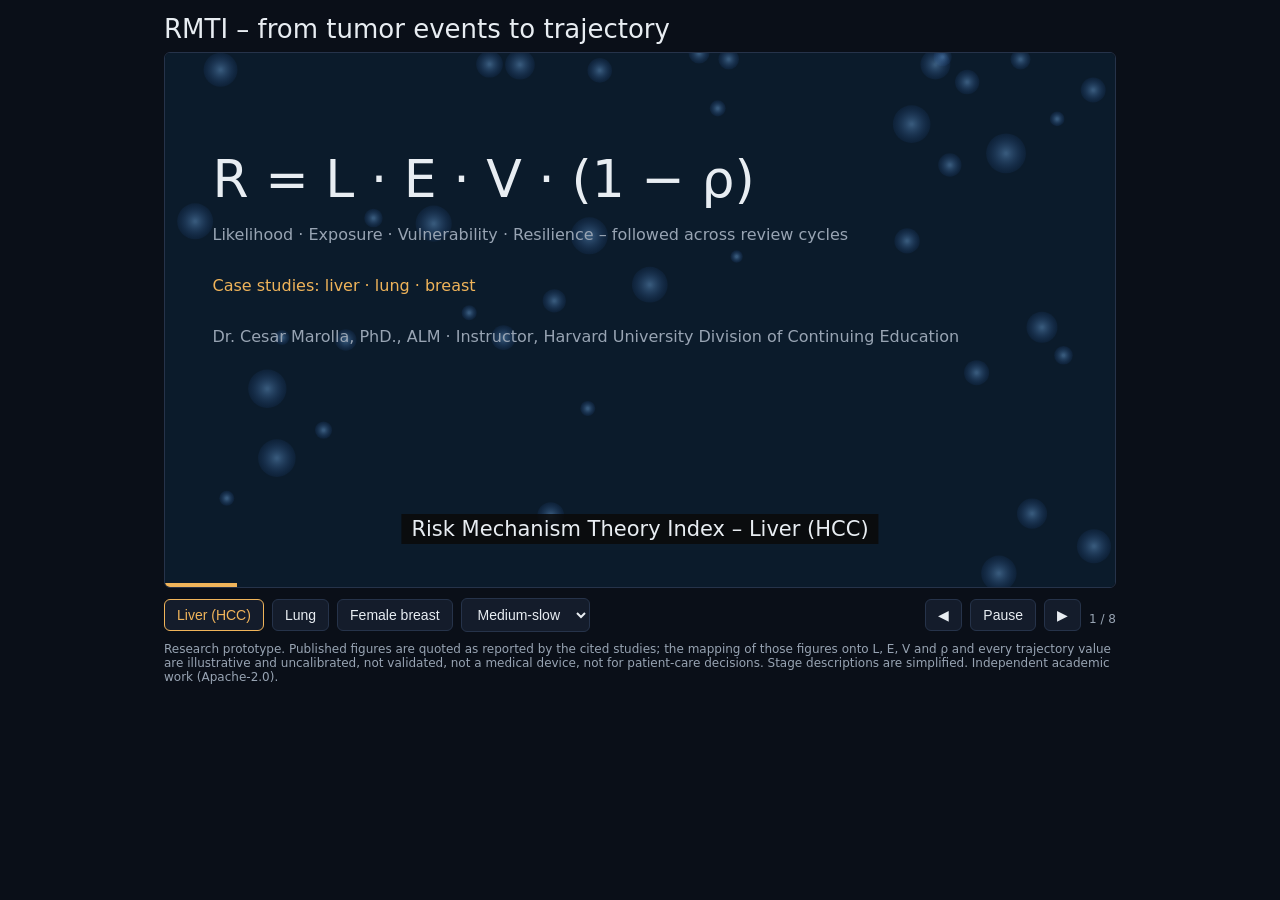
<file: index.html>
<!DOCTYPE html>
<html lang="en"><head><meta charset="utf-8">
<meta name="viewport" content="width=device-width, initial-scale=1">
<title>RMTI – tumor events to trajectory: liver, lung, breast</title>
<style>
:root{color-scheme:dark;--bg:#0a0f18;--ink:#e8edf2;--mut:#98a4b3;--amb:#f0b45a;--red:#e0583f;--blu:#5aa9e6;--line:#26334a}
*{box-sizing:border-box}
body{margin:0;background:var(--bg);color:var(--ink);font-family:system-ui,-apple-system,'Segoe UI',Roboto,Arial,sans-serif;padding:env(safe-area-inset-top,0) 0 env(safe-area-inset-bottom,0)}
.w{max-width:980px;margin:0 auto;padding:14px}
h1{font:300 clamp(18px,3.6vw,26px) system-ui;margin:0 0 8px}
#st{position:relative;aspect-ratio:16/9;min-height:300px;background:#05080e;border-radius:6px;overflow:hidden;border:1px solid var(--line)}
canvas{position:absolute;inset:0;width:100%;height:100%}
#ov{position:absolute;inset:0;padding:3.5% 5% 17%;display:flex;flex-direction:column;justify-content:center}
#cap{position:absolute;left:50%;bottom:8%;transform:translateX(-50%);background:rgba(10,10,10,.85);padding:3px 10px;font-size:clamp(12px,2.2vw,21px);text-align:center;width:max-content;max-width:92%}
#bar{position:absolute;left:0;bottom:0;height:4px;background:var(--amb);width:0}
.ctl{display:flex;flex-wrap:wrap;gap:8px;align-items:center;margin:10px 0}
button,select{background:#141c2b;color:var(--ink);border:1px solid var(--line);border-radius:6px;padding:7px 12px;font-size:14px;cursor:pointer}
button.on{border-color:var(--amb);color:var(--amb)}
.big{font-size:clamp(24px,5.5vw,52px);font-weight:300}
.row{display:flex;align-items:center;gap:10px;margin:5px 0;font-size:clamp(11px,1.9vw,16px)}
.row b{width:34%;flex:none;font-weight:500}.row .tr{width:26%;flex:none}
.tr{height:12px;background:#141c2b;border-radius:6px;overflow:hidden}.tr i{display:block;height:100%;width:0}
.ev{display:flex;gap:6px;flex-wrap:wrap}.ev span{padding:5px 10px;border:1px solid var(--line);border-radius:14px;font-size:clamp(11px,1.8vw,15px);color:var(--mut);transition:.4s}
.ev span.on{color:#fff;border-color:var(--red);background:rgba(224,88,63,.22)}
.card{background:rgba(20,28,43,.92);border:1px solid var(--line);border-radius:10px;padding:14px 16px;font-size:clamp(12px,2vw,17px);line-height:1.5}
.card h3{margin:0 0 4px;color:var(--amb);font-size:clamp(14px,2.3vw,20px);font-weight:500}.card li{margin:4px 0;opacity:0;transition:.6s}.card li.on{opacity:1}.card ul{margin:8px 0 0;padding-left:18px}
.cards{display:grid;grid-template-columns:repeat(auto-fit,minmax(150px,1fr));gap:8px}.cards div{background:rgba(20,28,43,.92);border:1px solid var(--line);border-radius:8px;padding:10px;font-size:clamp(11px,1.7vw,14px);opacity:0;transition:.6s}
.cards div.on{opacity:1}.cards h3{margin:0 0 4px;color:var(--amb);font-size:clamp(13px,2vw,17px)}
.note{color:var(--mut);font-size:12px;margin-top:8px}svg text{fill:var(--mut);font-size:11px}
</style></head><body><div class="w">
<h1>RMTI – from tumor events to trajectory</h1>
<div id="st"><canvas id="cv"></canvas><div id="ov"></div><div id="cap"></div><div id="bar"></div></div>
<div class="ctl"><button data-o="liver" class="on">Liver (HCC)</button><button data-o="lung">Lung</button><button data-o="breast">Female breast</button>
<select id="sp" aria-label="Pace"><option value="1.4">Slow</option><option value="1" selected>Medium-slow</option><option value=".7">Medium</option></select>
<span style="flex:1"></span><button id="pv">◀</button><button id="pp">Pause</button><button id="nx">▶</button><span id="sc" class="note"></span></div>
<p class="note">Research prototype. Published figures are quoted as reported by the cited studies; the mapping of those figures onto L, E, V and ρ and every trajectory value are illustrative and uncalibrated, not validated, not a medical device, not for patient-care decisions. Stage descriptions are simplified. Independent academic work (Apache-2.0).</p>
</div>
<script>
const O={
liver:{n:'Liver (HCC)',met:['Lung','Bone'],L:.30,E:.65,V:[.52,.42,.36,.30],r:[.20,.35,.50,.58],
st:['Stage 1 – single small tumor, no vessel invasion or spread; surgery, ablation or transplant possible','Stage 2 – single tumor involving blood vessels, or several small tumors confined to the liver','Stage 3 – larger or multiple tumors, or major portal/hepatic vein invasion; regional lymph nodes may be involved','Stage 4 – distant spread (lungs, bones, distant nodes); systemic therapy, immunotherapy or palliative care'],
cs:{a:'Lau-Min KS et al. JAMA Netw Open 2025;8(12):e2551665',n:'4198 patients on systemic therapy for HCC (Flatiron database, 2011–2023)',f:['Median overall survival 8.1 months; median progression-free survival 3.9 months','Only 20.7% received second-line systemic therapy','Liver function matters: ALBI grade 3 vs 1, OS HR 2.65; atezolizumab-bevacizumab vs sorafenib, PFS HR 0.84']},
an:[['V','Liver function (ALBI grade 3 vs 1): OS HR 2.65'],['E','Concomitant liver disease documented in 75.6%'],['ρ','Second-line therapy delivered to 20.7%']]},
lung:{n:'Lung',met:['Brain','Bone'],L:.35,E:.70,V:[.50,.46,.40,.36],r:[.20,.30,.42,.50],
st:['Stage 1 – small tumor confined to the lung, no lymph-node spread','Stage 2 – larger tumor and/or nearby lymph-node involvement','Stage 3 – spread to central chest lymph nodes or adjacent structures','Stage 4 – distant metastasis (for example brain, bone, liver, other lung)'],
cs:{a:'Sabakhtarishvili G et al. JTO Clin Res Rep 2025;6:100899',n:'3647 low-dose CT screening participants, 13% Black (one US center, 2021–2023)',f:['Lung cancer found in 3.4% of Black and 3.7% of White participants within 2 years','Stage 4 at diagnosis, screened vs usual care: 13% vs 44% (Black), 13% vs 35% (White)','Lung-RADS 4 results: 5.2% vs 4.1% (p = 0.32)']},
an:[['E','Smoking: mean 37.7 (Black) vs 41.8 (White) pack-years'],['L','Cancer found in 3.4–3.7% within 2 years of first scan'],['ρ','Screening delivered: stage 4 at diagnosis 13% vs 35–44% usual care']]},
breast:{n:'Female breast',met:['Bone','Liver'],L:.25,E:.60,V:[.48,.44,.38,.34],r:[.25,.35,.45,.55],
st:['Stage 1 – small invasive tumor, lymph nodes clear or minimally involved','Stage 2 – larger tumor and/or axillary lymph-node involvement','Stage 3 – extensive nodal disease or chest-wall/skin involvement','Stage 4 – distant metastasis (for example bone, liver, lung, brain)'],
cs:{a:'O’Shaughnessy J et al. Breast Cancer Res Treat 2026;219:19',n:'5041 women with HR+/HER2− metastatic breast cancer after endocrine therapy (Flatiron, 2015–2024)',f:['Median real-world OS 13.5 months from first post-endocrine chemotherapy; 10.7, 8.5, 7.5, 7.4 months at lines 2–5','30% died before receiving a second-line regimen','Died vs alive: ECOG 2+ 24% vs 12%; liver metastases 59% vs 50%']},
an:[['L','84% had prior CDK4/6 inhibitor; time to next treatment or death 5.1 → 3.3 months by line 5'],['V','ECOG 2+ 24% vs 12%; 3+ metastatic sites 45% vs 38% (died vs alive)'],['ρ','30% died before second line; rwOS 13.5 → 7.4 months by line 5']]}};
const B=[0,.05,.15,.35,.60,1],band=R=>B.findIndex((b,i)=>R<B[i+1])+1,Rt=(o,i)=>o.L*o.E*o.V[i]*(1-o.r[i]),f3=x=>x.toFixed(3);
let k='liver',o=O[k],s=0,t0=performance.now(),pause=false,P=0,spd=1;
const ov=document.getElementById('ov'),cap=document.getElementById('cap'),bar=document.getElementById('bar'),cv=document.getElementById('cv'),x=cv.getContext('2d');
const $=id=>document.getElementById(id);
const S=[
{d:16,c:()=>'Risk Mechanism Theory Index – '+o.n,h:()=>`<div class="big">R = L · E · V · (1 − ρ)</div><p style="color:var(--mut)">Likelihood · Exposure · Vulnerability · Resilience – followed across review cycles</p><p style="color:var(--amb)">Case studies: liver · lung · breast</p><p style="color:var(--mut);font-size:clamp(12px,1.9vw,16px)">Dr. Cesar Marolla, PhD., ALM · Instructor, Harvard University Division of Continuing Education</p>`},
{d:16,c:()=>'Published case study – '+o.cs.a,h:()=>`<div class="card"><h3>${o.cs.a}</h3>${o.cs.n}<ul>${o.cs.f.map((t,i)=>`<li id="f${i}">${t}</li>`).join('')}</ul></div>`,u:p=>o.cs.f.forEach((t,i)=>$('f'+i).classList.toggle('on',p>.12+i*.25))},
{d:28,tum:1,c:p=>o.st[Math.min(3,p*4|0)],h:()=>`<div class="ev" style="margin-bottom:auto">${[1,2,3,4].map((n,i)=>`<span id="e${i}">Stage ${n}</span>`).join('')}</div>`,u:p=>[0,1,2,3].forEach(i=>$('e'+i).classList.toggle('on',i===Math.min(3,p*4|0)))},
{d:14,c:()=>'Data assessing – published anchors feed L, E, V, ρ',h:()=>`<div style="color:var(--amb);font-size:12px;margin-bottom:6px">Illustrative mapping – not calibrated</div>`+[['L  likelihood',o.L,'--blu'],['E  exposure',o.E,'--blu'],['V  vulnerability',o.V[0],'--red'],['ρ  resilience',o.r[0],'--amb']].map((r,i)=>`<div class="row"><b>${r[0]}</b><div class="tr"><i id="g${i}" style="background:var(${r[2]})"></i></div><span>${r[1].toFixed(2)}</span></div>`).join('')+`<div class="card" style="margin-top:8px">${o.an.map(a=>`<div><b style="color:var(--amb)">${a[0]}</b> ← ${a[1]}</div>`).join('')}</div>`,u:p=>[o.L,o.E,o.V[0],o.r[0]].forEach((v,i)=>$('g'+i).style.width=Math.min(1,p*1.8)*v*100+'%')},
{d:14,c:()=>'RMTI formula analytics',h:()=>`<div class="big" style="font-size:clamp(18px,4vw,36px)">${o.L.toFixed(2)} × ${o.E.toFixed(2)} × ${o.V[0].toFixed(2)} × (1 − ${o.r[0].toFixed(2)})</div><div class="big" id="rv" style="color:var(--amb)"></div><svg viewBox="0 0 600 50" width="100%"><rect x="0" y="14" width="600" height="14" fill="#141c2b"/>${B.slice(1,-1).map(b=>`<line x1="${b*600}" x2="${b*600}" y1="8" y2="34" stroke="#98a4b3"/><text x="${b*600-10}" y="46">${b}</text>`).join('')}<circle id="mk" cx="0" cy="21" r="8" fill="#e0583f"/></svg><div class="note" id="bd"></div>`,u:p=>{const R=Rt(o,0)*Math.min(1,p*1.6);$('rv').textContent='R = '+f3(R);$('mk').setAttribute('cx',R*600);$('bd').textContent='Fixed five-band scale (0 · 0.05 · 0.15 · 0.35 · 0.60 · 1.0): band '+band(R)+'  ·  EAL = L · C · (1 − ρ) adds the loss layer'}},
{d:18,c:()=>'Trajectory – V(t) and ρ(t) across review cycles',h:()=>`<svg viewBox="0 0 600 230" width="100%"><line x1="40" y1="200" x2="580" y2="200" stroke="#26334a"/><polyline id="pl" fill="none" stroke="#f0b45a" stroke-width="3"/><g id="pt"></g>${[0,1,2,3].map(i=>`<text x="${68+i*150}" y="218">cycle ${i}</text>`).join('')}<text x="40" y="14">R(t)</text></svg><div class="note" id="tn"></div>`,u:p=>{const n=Math.min(4,Math.floor(p*5)+1),X=i=>90+i*150,Y=i=>200-Rt(o,i)/0.12*180;let a='',g='';for(let i=0;i<n;i++){a+=X(i)+','+Y(i)+' ';g+=`<circle cx="${X(i)}" cy="${Y(i)}" r="6" fill="#e0583f"/><text x="${X(i)-20}" y="${Y(i)-12}">${f3(Rt(o,i))}</text>`}$('pl').setAttribute('points',a);$('pt').innerHTML=g;$('tn').textContent='Synthetic example: V '+o.V[0]+' → '+o.V[3]+', ρ '+o.r[0]+' → '+o.r[3]+'; R moves from band '+band(Rt(o,0))+' to band '+band(Rt(o,3))+'.'}},
{d:16,c:()=>'What RMTI quantifies, assesses and helps manage',h:()=>`<div class="cards"><div><h3>Quantify</h3>One score R and an Expected Annual Loss index from L, E, V, ρ.</div><div><h3>Assess</h3>Fixed bands and a surveillance-posture reading for a clinical team to discuss.</div><div><h3>Track</h3>V(t) and ρ(t) each cycle: is risk drifting, or is delivery closing the gap?</div><div><h3>Manage</h3>Shows which driver (vulnerability or delivery) to work on; treatment decisions stay with clinicians.</div></div>`,u:p=>document.querySelectorAll('.cards div').forEach((d,i)=>d.classList.toggle('on',p>.08+i*.2))},
{d:12,c:()=>'Research prototype – not validated',h:()=>`<div style="font-size:clamp(13px,2.2vw,20px);line-height:1.6">Parameters (α, β, κ·H, λ, anchors) are uncalibrated placeholders.<br>Published figures belong to the cited studies; RMTI mappings are illustrative.<br>Open question: does trajectory add information beyond a well-measured current level?</div>`}];
const rn=i=>{const v=Math.sin(i*127.1)*43758.5;return v-Math.floor(v)};
function blob(cx,cy,n,R,sd,r){for(let i=0;i<n;i++){const a=rn(sd+i)*6.28,d=Math.sqrt(rn(sd+i+99))*R;x.fillStyle=`rgba(${205+rn(i)*40|0},${70+rn(i+5)*40|0},50,.85)`;x.beginPath();x.arc(cx+Math.cos(a)*d,cy+Math.sin(a)*d,r,0,7);x.fill()}}
function flow(ax,ay,bx,by,n,q,r){for(let i=0;i<n;i++){const t=(q*1.5+i/n)%1;x.fillStyle='rgba(240,120,90,.95)';x.beginPath();x.arc(ax+(bx-ax)*t,ay+(by-ay)*t+Math.sin(t*9+i)*6,r,0,7);x.fill()}}
function tumor(W,H,st,q){const u=H/100;x.fillStyle='rgba(150,70,60,.35)';x.strokeStyle='rgba(220,150,130,.6)';x.beginPath();x.ellipse(W*.28,H*.45,W*.2,H*.28,0,0,7);x.fill();x.stroke();
x.strokeStyle='rgba(120,160,230,.7)';x.lineWidth=5;x.beginPath();x.moveTo(W*.14,H*.64);x.lineTo(W*.4,H*.6);x.lineTo(W*.62,H*.45);x.stroke();x.lineWidth=1;
x.fillStyle=st>=3?'rgba(224,88,63,.8)':st===2?`rgba(224,88,63,${.25+q*.55})`:'rgba(90,120,170,.5)';x.beginPath();x.arc(W*.56,H*.28,u*5,0,7);x.fill();
const sites=[[W*.86,H*.24],[W*.86,H*.74]];x.fillStyle='rgba(90,120,170,.4)';sites.forEach((p,i)=>{x.beginPath();x.arc(p[0],p[1],u*9,0,7);x.fill();x.fillStyle='#98a4b3';x.font=u*3.2+'px system-ui';x.fillText(o.met[i],p[0]-u*5,p[1]+u*13);x.fillStyle='rgba(90,120,170,.4)'});
x.fillStyle='#98a4b3';x.font=u*3.2+'px system-ui';x.fillText('Primary organ',W*.2,H*.8);x.fillText('Vessel',W*.2,H*.7);x.fillText('Lymph node',W*.5,H*.2);
const tx=W*.25,ty=H*.42;
if(st===0)blob(tx,ty,3+q*10|0,u*(5+q*4),1,u*1.1);
else if(st===1){blob(tx,ty,18+q*22|0,u*(10+q*5),1,u*1.3);flow(tx,ty,W*.4,H*.6,8,q,u*.9)}
else{blob(tx,ty,42,u*15,1,u*1.4);blob(W*.17,H*.55,10+(st===2?q*10:20)|0,u*6,50,u*1.2);blob(W*.36,H*.33,10+(st===2?q*10:20)|0,u*6,80,u*1.2);flow(tx,ty,W*.56,H*.28,9,q,u*.9);
if(st===3){sites.forEach((p,i)=>{flow(W*.4,H*.6,p[0],p[1],9,q,u*.9);blob(p[0],p[1],q*16|0,u*7,200+i*40,u*1.2)})}}}
function draw(p){const W=cv.width=cv.clientWidth,H=cv.height=cv.clientHeight;x.fillStyle='#0b1b2b';x.fillRect(0,0,W,H);
cells.forEach(c=>{c.x=(c.x+c.vx+1)%1;c.y=(c.y+c.vy+1)%1;const g=x.createRadialGradient(c.x*W,c.y*H,1,c.x*W,c.y*H,c.r);g.addColorStop(0,'rgba(120,180,240,.4)');g.addColorStop(1,'rgba(40,90,170,.1)');x.fillStyle=g;x.beginPath();x.arc(c.x*W,c.y*H,c.r,0,7);x.fill()});
if(S[s].tum){const i=Math.min(3,p*4|0);tumor(W,H,i,p*4-i)}}
const cells=Array.from({length:40},()=>({x:Math.random(),y:Math.random(),r:6+Math.random()*14,vx:(Math.random()-.5)*.0003,vy:(Math.random()-.5)*.0003}));
const dur=()=>S[s].d*1000*spd;
function go(i){s=(i+S.length)%S.length;t0=performance.now();P=0;ov.innerHTML=S[s].h();$('sc').textContent=(s+1)+' / '+S.length}
document.querySelectorAll('[data-o]').forEach(b=>b.onclick=()=>{k=b.dataset.o;o=O[k];document.querySelectorAll('[data-o]').forEach(z=>z.classList.toggle('on',z===b));go(s)});
$('sp').onchange=e=>{spd=+e.target.value;t0=performance.now()-P*dur()};
$('pv').onclick=()=>go(s-1);$('nx').onclick=()=>go(s+1);
$('pp').onclick=()=>{pause=!pause;$('pp').textContent=pause?'Play':'Pause';if(!pause)t0=performance.now()-P*dur()};
function loop(n){if(!pause){P=Math.min(1,(n-t0)/dur());if(P>=1)go(s+1)}const c=S[s];cap.textContent=c.c(P);if(c.u)c.u(P);bar.style.width=P*100+'%';draw(P);requestAnimationFrame(loop)}
go(0);requestAnimationFrame(loop);
</script></body></html>
</file>
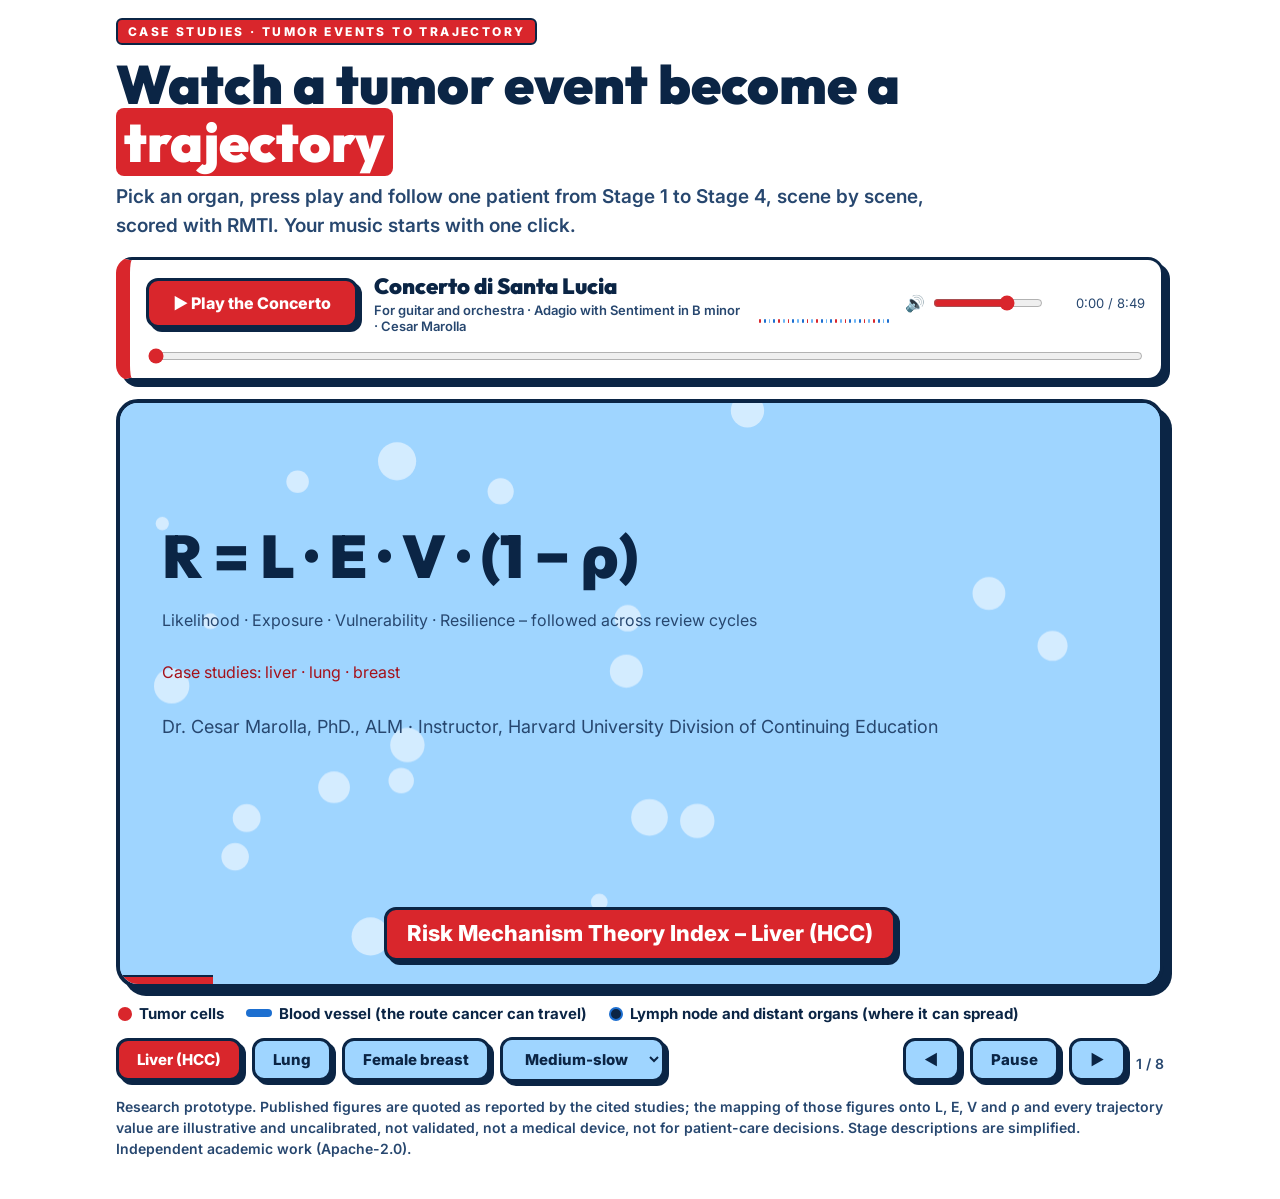
<file: animation/index.html>
<!DOCTYPE html>
<html lang="en"><head><meta charset="utf-8">
<meta name="viewport" content="width=device-width, initial-scale=1">
<link href="https://fonts.googleapis.com/css2?family=Outfit:wght@700;800;900&family=Inter:wght@500;600;700;800&display=swap" rel="stylesheet">
<title>RMTI – tumor events to trajectory: liver, lung, breast</title>
<style>
:root{color-scheme:light;--bg:#fff;--ink:#0b2545;--amb:#a5111a;--red:#d9262c;--redd:#b81e24;--blu:#1d6fd0;--bld:#0f4fa8;--lt:#6cb4f5;--sky:#eaf4ff;--sky2:#d3e8fb;--line:#0b2545;--azure:#9fd5ff;--mut:#27476f}
*{box-sizing:border-box}
body{margin:0;background:#fff;color:var(--ink);font-family:Inter,system-ui,-apple-system,'Segoe UI',Roboto,Arial,sans-serif}
.w{max-width:1080px;margin:0 auto;padding:18px 16px 26px}
.eb{display:inline-block;font-size:12px;font-weight:800;letter-spacing:.2em;color:#fff;background:var(--red);border:2px solid var(--ink);border-radius:6px;padding:4px 10px}
h1{font:900 clamp(30px,5.2vw,54px)/1.08 Outfit,Inter,system-ui,sans-serif;margin:10px 0 10px;color:var(--ink)}
h1 b{font-weight:900;color:#fff;background:var(--red);padding:0 .15em;border-radius:8px}
.sub{margin:0 0 16px;font-weight:600;font-size:clamp(15px,2vw,19px);line-height:1.55;color:var(--mut);max-width:70ch}
#mus{display:flex;flex-wrap:wrap;align-items:center;gap:12px 16px;background:#fff;border:3px solid var(--ink);border-left:14px solid var(--red);border-radius:16px;padding:12px 16px;margin:0 0 18px;box-shadow:6px 6px 0 var(--ink)}
#mus .mi{flex:1 1 220px;min-width:200px}#mus .mi b{display:block;font:900 clamp(17px,2.4vw,22px) Outfit,Inter,sans-serif;color:var(--ink)}
#mus .mi small{display:block;color:var(--mut);font-weight:600;font-size:13px;margin-top:2px}
#eqz{display:flex;align-items:flex-end;gap:3px;height:40px;width:130px}
#eqz i{flex:1;height:10%;background:var(--red);border-radius:3px;transition:height .12s linear}#eqz i:nth-child(even){background:var(--blu)}#eqz i:nth-child(3n){background:var(--lt)}
#mus .vl{display:flex;align-items:center;gap:6px;font-size:16px}
input[type=range]{accent-color:var(--red);cursor:pointer}
#vol{width:110px}#sk{flex:1 1 100%;order:9;width:100%}
#tm{font-size:13px;color:var(--mut);min-width:84px;text-align:right}
#st{position:relative;aspect-ratio:16/9;min-height:420px;background:var(--azure);border-radius:22px;overflow:hidden;border:4px solid var(--ink);box-shadow:8px 8px 0 var(--ink)}
canvas{position:absolute;inset:0;width:100%;height:100%}
#ov{position:absolute;inset:0;padding:3% 4% 14%;display:flex;flex-direction:column;justify-content:center}
#cap{position:absolute;left:50%;bottom:4%;transform:translateX(-50%);background:var(--red);color:#fff;font-weight:800;border:3px solid var(--ink);padding:9px 20px;border-radius:12px;font-size:clamp(14px,2.3vw,22px);line-height:1.35;text-align:center;width:max-content;max-width:92%;box-shadow:4px 4px 0 var(--ink)}
#bar{position:absolute;left:0;bottom:0;height:9px;background:var(--red);border-top:2px solid var(--ink);width:0}
.leg{display:flex;flex-wrap:wrap;gap:8px 22px;margin:16px 2px 0;font-size:15px;font-weight:700;color:var(--ink)}
.leg i{display:inline-block;vertical-align:-2px;margin-right:7px}.leg .r{width:14px;height:14px;border-radius:50%;background:var(--red)}.leg .v{width:26px;height:8px;border-radius:5px;background:var(--blu);vertical-align:2px}.leg .n{width:14px;height:14px;border-radius:50%;background:var(--line);border:2px solid var(--blu)}
.ctl{display:flex;flex-wrap:wrap;gap:10px;align-items:center;margin:14px 0}
button,select{background:var(--azure);color:var(--ink);border:3px solid var(--ink);border-radius:12px;padding:9px 18px;font:800 15px Inter,system-ui,sans-serif;cursor:pointer;box-shadow:4px 4px 0 var(--ink);transition:transform .1s,box-shadow .1s}
button:hover,select:hover{transform:translate(-2px,-2px);box-shadow:7px 7px 0 var(--ink)}
button.on{background:var(--red);color:#fff}
#mp{font-size:16px;padding:12px 24px}#mp.hot{background:var(--red);color:#fff;animation:ring 1.8s infinite}#mp.on{background:var(--blu);color:#fff}
@keyframes ring{0%,100%{transform:scale(1)}50%{transform:scale(1.06)}}
.big{font:900 clamp(28px,5.8vw,60px) Outfit,Inter,sans-serif;color:var(--ink)}
.row{display:flex;align-items:center;gap:12px;margin:7px 0;font-size:clamp(13px,2.2vw,19px);font-weight:500}
.row b{width:34%;flex:none;font-weight:600}.row .tr{width:28%;flex:none}
.tr{height:18px;background:#fff;border:2px solid var(--ink);border-radius:9px;overflow:hidden}.tr i{display:block;height:100%;width:0;border-radius:8px}
.ev{display:flex;gap:10px;flex-wrap:wrap}.ev span{padding:8px 18px;border:3px solid var(--ink);border-radius:10px;font:800 clamp(13px,2.1vw,18px) Inter,sans-serif;color:var(--mut);background:#fff;transition:.4s}
.ev span.on{color:#fff;background:var(--red);transform:scale(1.08);box-shadow:4px 4px 0 var(--ink)}
.card{background:#fff;border:3px solid var(--ink);border-top:12px solid var(--red);border-radius:16px;padding:16px 20px;font-size:clamp(15px,2.3vw,21px);font-weight:600;line-height:1.5;box-shadow:5px 5px 0 var(--ink)}
.card h3{margin:0 0 4px;color:var(--red);font:900 clamp(16px,2.6vw,24px) Outfit,Inter,sans-serif}.card li{margin:6px 0;opacity:0;transition:.6s}.card li.on{opacity:1}.card ul{margin:10px 0 0;padding-left:20px}
.cards{display:grid;grid-template-columns:repeat(auto-fit,minmax(170px,1fr));gap:12px}.cards div{background:#fff;border:3px solid var(--ink);border-top:12px solid var(--blu);border-radius:14px;padding:14px;font-size:clamp(14px,1.9vw,18px);font-weight:600;line-height:1.45;box-shadow:4px 4px 0 var(--ink);opacity:0;transition:.6s}
.cards div:nth-child(odd){border-top-color:var(--red)}
.cards div.on{opacity:1}.cards h3{margin:0 0 6px;color:var(--ink);font:900 clamp(16px,2.4vw,22px) Outfit,Inter,sans-serif}
.note{color:var(--mut);font-weight:600;font-size:14px;margin-top:8px;line-height:1.5}svg text{fill:var(--ink);font-size:14px;font-weight:800}
@media (prefers-reduced-motion:reduce){*{animation:none !important;transition:none !important}}
</style></head><body><div class="w">
<div class="eb">CASE STUDIES · TUMOR EVENTS TO TRAJECTORY</div>
<h1>Watch a tumor event become a <b>trajectory</b></h1>
<p class="sub">Pick an organ, press play and follow one patient from Stage 1 to Stage 4, scene by scene, scored with RMTI. Your music starts with one click.</p>
<div id="mus"><button id="mp" class="hot">&#9654; Play the Concerto</button>
<div class="mi"><b>Concerto di Santa Lucia</b><small>For guitar and orchestra · Adagio with Sentiment in B minor · Cesar Marolla</small></div>
<div id="eqz" aria-hidden="true"></div>
<label class="vl">&#128266;<input id="vol" type="range" min="0" max="1" step=".05" value=".7" aria-label="Music volume"></label>
<span id="tm">0:00 / 8:49</span>
<input id="sk" type="range" min="0" max="1000" value="0" aria-label="Music position"></div>
<div id="st"><canvas id="cv"></canvas><div id="ov"></div><div id="cap"></div><div id="bar"></div></div>
<div class="leg"><span><i class="r"></i>Tumor cells</span><span><i class="v"></i>Blood vessel (the route cancer can travel)</span><span><i class="n"></i>Lymph node and distant organs (where it can spread)</span></div>
<div class="ctl"><button data-o="liver" class="on">Liver (HCC)</button><button data-o="lung">Lung</button><button data-o="breast">Female breast</button>
<select id="sp" aria-label="Pace"><option value="1.4">Slow</option><option value="1" selected>Medium-slow</option><option value=".7">Medium</option></select>
<span style="flex:1"></span><button id="pv" aria-label="Previous scene">&#9664;</button><button id="pp">Pause</button><button id="nx" aria-label="Next scene">&#9654;</button><span id="sc" class="note"></span></div>
<p class="note">Research prototype. Published figures are quoted as reported by the cited studies; the mapping of those figures onto L, E, V and ρ and every trajectory value are illustrative and uncalibrated, not validated, not a medical device, not for patient-care decisions. Stage descriptions are simplified. Independent academic work (Apache-2.0).</p>
</div>
<script>
const O={
liver:{n:'Liver (HCC)',met:['Lung','Bone'],L:.30,E:.65,V:[.52,.42,.36,.30],r:[.20,.35,.50,.58],
st:['Stage 1 – single small tumor, no vessel invasion or spread; surgery, ablation or transplant possible','Stage 2 – single tumor involving blood vessels, or several small tumors confined to the liver','Stage 3 – larger or multiple tumors, or major portal/hepatic vein invasion; regional lymph nodes may be involved','Stage 4 – distant spread (lungs, bones, distant nodes); systemic therapy, immunotherapy or palliative care'],
cs:{a:'Lau-Min KS et al. JAMA Netw Open 2025;8(12):e2551665',n:'4198 patients on systemic therapy for HCC (Flatiron database, 2011–2023)',f:['Median overall survival 8.1 months; median progression-free survival 3.9 months','Only 20.7% received second-line systemic therapy','Liver function matters: ALBI grade 3 vs 1, OS HR 2.65; atezolizumab-bevacizumab vs sorafenib, PFS HR 0.84']},
an:[['V','Liver function (ALBI grade 3 vs 1): OS HR 2.65'],['E','Concomitant liver disease documented in 75.6%'],['ρ','Second-line therapy delivered to 20.7%']]},
lung:{n:'Lung',met:['Brain','Bone'],L:.35,E:.70,V:[.50,.46,.40,.36],r:[.20,.30,.42,.50],
st:['Stage 1 – small tumor confined to the lung, no lymph-node spread','Stage 2 – larger tumor and/or nearby lymph-node involvement','Stage 3 – spread to central chest lymph nodes or adjacent structures','Stage 4 – distant metastasis (for example brain, bone, liver, other lung)'],
cs:{a:'Sabakhtarishvili G et al. JTO Clin Res Rep 2025;6:100899',n:'3647 low-dose CT screening participants, 13% Black (one US center, 2021–2023)',f:['Lung cancer found in 3.4% of Black and 3.7% of White participants within 2 years','Stage 4 at diagnosis, screened vs usual care: 13% vs 44% (Black), 13% vs 35% (White)','Lung-RADS 4 results: 5.2% vs 4.1% (p = 0.32)']},
an:[['E','Smoking: mean 37.7 (Black) vs 41.8 (White) pack-years'],['L','Cancer found in 3.4–3.7% within 2 years of first scan'],['ρ','Screening delivered: stage 4 at diagnosis 13% vs 35–44% usual care']]},
breast:{n:'Female breast',met:['Bone','Liver'],L:.25,E:.60,V:[.48,.44,.38,.34],r:[.25,.35,.45,.55],
st:['Stage 1 – small invasive tumor, lymph nodes clear or minimally involved','Stage 2 – larger tumor and/or axillary lymph-node involvement','Stage 3 – extensive nodal disease or chest-wall/skin involvement','Stage 4 – distant metastasis (for example bone, liver, lung, brain)'],
cs:{a:'O’Shaughnessy J et al. Breast Cancer Res Treat 2026;219:19',n:'5041 women with HR+/HER2− metastatic breast cancer after endocrine therapy (Flatiron, 2015–2024)',f:['Median real-world OS 13.5 months from first post-endocrine chemotherapy; 10.7, 8.5, 7.5, 7.4 months at lines 2–5','30% died before receiving a second-line regimen','Died vs alive: ECOG 2+ 24% vs 12%; liver metastases 59% vs 50%']},
an:[['L','84% had prior CDK4/6 inhibitor; time to next treatment or death 5.1 → 3.3 months by line 5'],['V','ECOG 2+ 24% vs 12%; 3+ metastatic sites 45% vs 38% (died vs alive)'],['ρ','30% died before second line; rwOS 13.5 → 7.4 months by line 5']]}};
const B=[0,.05,.15,.35,.60,1],band=R=>B.findIndex((b,i)=>R<B[i+1])+1,Rt=(o,i)=>o.L*o.E*o.V[i]*(1-o.r[i]),f3=x=>x.toFixed(3);
let k='liver',o=O[k],s=0,t0=performance.now(),pause=false,P=0,spd=1;
const ov=document.getElementById('ov'),cap=document.getElementById('cap'),bar=document.getElementById('bar'),cv=document.getElementById('cv'),x=cv.getContext('2d');
const $=id=>document.getElementById(id);
const S=[
{d:16,c:()=>'Risk Mechanism Theory Index – '+o.n,h:()=>`<div class="big">R = L · E · V · (1 − ρ)</div><p style="color:var(--mut)">Likelihood · Exposure · Vulnerability · Resilience – followed across review cycles</p><p style="color:var(--amb)">Case studies: liver · lung · breast</p><p style="color:var(--mut);font-size:clamp(13px,2vw,18px)">Dr. Cesar Marolla, PhD., ALM · Instructor, Harvard University Division of Continuing Education</p>`},
{d:16,c:()=>'Published case study – '+o.cs.a,h:()=>`<div class="card"><h3>${o.cs.a}</h3>${o.cs.n}<ul>${o.cs.f.map((t,i)=>`<li id="f${i}">${t}</li>`).join('')}</ul></div>`,u:p=>o.cs.f.forEach((t,i)=>$('f'+i).classList.toggle('on',p>.12+i*.25))},
{d:28,tum:1,c:p=>o.st[Math.min(3,p*4|0)],h:()=>`<div class="ev" style="margin-bottom:auto">${[1,2,3,4].map((n,i)=>`<span id="e${i}">Stage ${n}</span>`).join('')}</div>`,u:p=>[0,1,2,3].forEach(i=>$('e'+i).classList.toggle('on',i===Math.min(3,p*4|0)))},
{d:14,c:()=>'Data assessing – published anchors feed L, E, V, ρ',h:()=>`<div style="color:var(--red);font-weight:600;font-size:clamp(12px,1.8vw,16px);margin-bottom:6px">Illustrative mapping – not calibrated</div>`+[['L  likelihood',o.L,'--blu'],['E  exposure',o.E,'--blu'],['V  vulnerability',o.V[0],'--red'],['ρ  resilience',o.r[0],'--lt']].map((r,i)=>`<div class="row"><b>${r[0]}</b><div class="tr"><i id="g${i}" style="background:var(${r[2]})"></i></div><span>${r[1].toFixed(2)}</span></div>`).join('')+`<div class="card" style="margin-top:8px">${o.an.map(a=>`<div><b style="color:var(--amb)">${a[0]}</b> ← ${a[1]}</div>`).join('')}</div>`,u:p=>[o.L,o.E,o.V[0],o.r[0]].forEach((v,i)=>$('g'+i).style.width=Math.min(1,p*1.8)*v*100+'%')},
{d:14,c:()=>'RMTI formula analytics',h:()=>`<div class="big" style="font-size:clamp(18px,4vw,36px)">${o.L.toFixed(2)} × ${o.E.toFixed(2)} × ${o.V[0].toFixed(2)} × (1 − ${o.r[0].toFixed(2)})</div><div class="big" id="rv" style="color:var(--amb)"></div><svg viewBox="0 0 600 50" width="100%"><rect x="0" y="14" width="600" height="14" rx="7" fill="#d3e8fb"/>${B.slice(1,-1).map(b=>`<line x1="${b*600}" x2="${b*600}" y1="8" y2="34" stroke="#1e3a5f"/><text x="${b*600-10}" y="46">${b}</text>`).join('')}<circle id="mk" cx="0" cy="21" r="8" fill="#d9262c"/></svg><div class="note" id="bd"></div>`,u:p=>{const R=Rt(o,0)*Math.min(1,p*1.6);$('rv').textContent='R = '+f3(R);$('mk').setAttribute('cx',R*600);$('bd').textContent='Fixed five-band scale (0 · 0.05 · 0.15 · 0.35 · 0.60 · 1.0): band '+band(R)+'  ·  EAL = L · C · (1 − ρ) adds the loss layer'}},
{d:18,c:()=>'Trajectory – V(t) and ρ(t) across review cycles',h:()=>`<svg viewBox="0 0 600 230" width="100%"><line x1="40" y1="200" x2="580" y2="200" stroke="#b9d9f7"/><polyline id="pl" fill="none" stroke="#d9262c" stroke-width="5" stroke-linecap="round"/><g id="pt"></g>${[0,1,2,3].map(i=>`<text x="${68+i*150}" y="218">cycle ${i}</text>`).join('')}<text x="40" y="14">R(t)</text></svg><div class="note" id="tn"></div>`,u:p=>{const n=Math.min(4,Math.floor(p*5)+1),X=i=>90+i*150,Y=i=>200-Rt(o,i)/0.12*180;let a='',g='';for(let i=0;i<n;i++){a+=X(i)+','+Y(i)+' ';g+=`<circle cx="${X(i)}" cy="${Y(i)}" r="6" fill="#d9262c"/><text x="${X(i)-20}" y="${Y(i)-12}">${f3(Rt(o,i))}</text>`}$('pl').setAttribute('points',a);$('pt').innerHTML=g;$('tn').textContent='Synthetic example: V '+o.V[0]+' → '+o.V[3]+', ρ '+o.r[0]+' → '+o.r[3]+'; R moves from band '+band(Rt(o,0))+' to band '+band(Rt(o,3))+'.'}},
{d:16,c:()=>'What RMTI quantifies, assesses and helps manage',h:()=>`<div class="cards"><div><h3>Quantify</h3>One score R and an Expected Annual Loss index from L, E, V, ρ.</div><div><h3>Assess</h3>Fixed bands and a surveillance-posture reading for a clinical team to discuss.</div><div><h3>Track</h3>V(t) and ρ(t) each cycle: is risk drifting, or is delivery closing the gap?</div><div><h3>Manage</h3>Shows which driver (vulnerability or delivery) to work on; treatment decisions stay with clinicians.</div></div>`,u:p=>document.querySelectorAll('.cards div').forEach((d,i)=>d.classList.toggle('on',p>.08+i*.2))},
{d:12,c:()=>'Research prototype – not validated',h:()=>`<div style="font-size:clamp(13px,2.2vw,20px);line-height:1.6">Parameters (α, β, κ·H, λ, anchors) are uncalibrated placeholders.<br>Published figures belong to the cited studies; RMTI mappings are illustrative.<br>Open question: does trajectory add information beyond a well-measured current level?</div>`}];
const rn=i=>{const v=Math.sin(i*127.1)*43758.5;return v-Math.floor(v)};
function blob(cx,cy,n,R,sd,r){for(let i=0;i<n;i++){const a=rn(sd+i)*6.28,d=Math.sqrt(rn(sd+i+99))*R;x.fillStyle=`rgba(${200+rn(i)*50|0},${28+rn(i+5)*30|0},${40+rn(i+9)*30|0},.95)`;x.beginPath();x.arc(cx+Math.cos(a)*d,cy+Math.sin(a)*d,r,0,7);x.fill()}}
function flow(ax,ay,bx,by,n,q,r){for(let i=0;i<n;i++){const t=(q*1.5+i/n)%1;x.fillStyle='#ff6b73';x.beginPath();x.arc(ax+(bx-ax)*t,ay+(by-ay)*t+Math.sin(t*9+i)*6,r,0,7);x.fill()}}
function tumor(W,H,st,q){const u=H/100;x.fillStyle='#ffffff';x.strokeStyle='#0b2545';x.lineWidth=4;x.beginPath();x.ellipse(W*.28,H*.45,W*.2,H*.28,0,0,7);x.fill();x.stroke();
x.strokeStyle='#1d6fd0';x.lineWidth=11;x.lineCap='round';x.beginPath();x.moveTo(W*.14,H*.64);x.lineTo(W*.4,H*.6);x.lineTo(W*.62,H*.45);x.stroke();x.lineWidth=1;
x.fillStyle=st>=3?'rgba(217,38,44,.8)':st===2?`rgba(217,38,44,${.25+q*.55})`:'#6cb4f5';x.beginPath();x.arc(W*.56,H*.28,u*5,0,7);x.fill();
const sites=[[W*.86,H*.22],[W*.86,H*.58]];x.fillStyle='#ffffff';sites.forEach((p,i)=>{x.beginPath();x.arc(p[0],p[1],u*9,0,7);x.fill();x.fillStyle='#0b2545';x.font='700 '+u*3.9+'px Inter,system-ui,sans-serif';x.fillText(o.met[i],p[0]-u*5,p[1]+u*13);x.fillStyle='#ffffff'});
x.fillStyle='#0b2545';x.font='700 '+u*3.9+'px Inter,system-ui,sans-serif';x.fillText('Primary organ',W*.2,H*.8);x.fillText('Vessel',W*.2,H*.7);x.fillText('Lymph node',W*.5,H*.2);
const tx=W*.25,ty=H*.42;
if(st===0)blob(tx,ty,3+q*10|0,u*(5+q*4),1,u*1.1);
else if(st===1){blob(tx,ty,18+q*22|0,u*(10+q*5),1,u*1.3);flow(tx,ty,W*.4,H*.6,8,q,u*.9)}
else{blob(tx,ty,42,u*15,1,u*1.4);blob(W*.17,H*.55,10+(st===2?q*10:20)|0,u*6,50,u*1.2);blob(W*.36,H*.33,10+(st===2?q*10:20)|0,u*6,80,u*1.2);flow(tx,ty,W*.56,H*.28,9,q,u*.9);
if(st===3){sites.forEach((p,i)=>{flow(W*.4,H*.6,p[0],p[1],9,q,u*.9);blob(p[0],p[1],q*16|0,u*7,200+i*40,u*1.2)})}}}
function draw(p){const W=cv.width=cv.clientWidth,H=cv.height=cv.clientHeight;x.fillStyle='#9fd5ff';x.fillRect(0,0,W,H);
cells.forEach(c=>{c.x=(c.x+c.vx+1)%1;c.y=(c.y+c.vy+1)%1;x.fillStyle='rgba(255,255,255,.55)';x.beginPath();x.arc(c.x*W,c.y*H,c.r*(1+beat*.18),0,7);x.fill()});
if(S[s].tum){const i=Math.min(3,p*4|0);tumor(W,H,i,p*4-i)}}
const cells=Array.from({length:22},()=>({x:Math.random(),y:Math.random(),r:6+Math.random()*14,vx:(Math.random()-.5)*.0003,vy:(Math.random()-.5)*.0003}));
const dur=()=>S[s].d*1000*spd;
function go(i){s=(i+S.length)%S.length;t0=performance.now();P=0;ov.innerHTML=S[s].h();$('sc').textContent=(s+1)+' / '+S.length}
function setScene(i){s=i;ov.innerHTML=S[s].h();$('sc').textContent=(s+1)+' / '+S.length}
document.querySelectorAll('[data-o]').forEach(b=>b.onclick=()=>{if(snd)voiceStop();k=b.dataset.o;o=O[k];document.querySelectorAll('[data-o]').forEach(z=>z.classList.toggle('on',z===b));go(s)});
$('sp').onchange=e=>{spd=+e.target.value;t0=performance.now()-P*dur()};
$('pv').onclick=()=>{if(snd&&vOK)voice.currentTime=starts[(s+7)%8];else go(s-1)};$('nx').onclick=()=>{if(snd&&vOK)voice.currentTime=starts[(s+1)%8];else go(s+1)};
$('pp').onclick=()=>{pause=!pause;$('pp').textContent=pause?'Play':'Pause';if(!pause)t0=performance.now()-P*dur();if(snd){[voice,music].forEach(a=>{if(a){pause?a.pause():a.play().catch(()=>{})}})}};
function loop(n){const vp=snd&&vOK&&starts&&voice&&!voice.paused&&!voice.ended;if(music&&snd){const tg=vp?vol*.3:vol;music.volume=Math.max(0,Math.min(1,music.volume+(tg-music.volume)*.06));if(music.duration&&!seeking){tm.textContent=fmt(music.currentTime)+' / '+fmt(music.duration);sk.value=music.currentTime/music.duration*1000}}const live=snd&&!pause;beat=live?.5+.5*Math.sin(n/520):0;eq.forEach((e,i)=>{e.style.height=(live?16+84*Math.abs(Math.sin(n/260+i*.7)*Math.cos(n/410+i*1.3)):10)+'%'});if(vp){const t=voice.currentTime;let i=0;for(let j=0;j<8;j++)if(t>=starts[j])i=j;if(i!==s)setScene(i);const e=i<7?starts[i+1]:voice.duration;P=Math.max(0,Math.min(1,(t-starts[i])/Math.max(.5,e-starts[i])))}else if(!pause){P=Math.min(1,(n-t0)/dur());if(P>=1)go(s+1)}const c=S[s];cap.textContent=c.c(P);if(c.u)c.u(P);bar.style.width=P*100+'%';draw(P);requestAnimationFrame(loop)}

const WORDS={"liver": [35, 38, 61, 29, 31, 39, 29, 27], "lung": [35, 36, 47, 26, 31, 39, 29, 27], "breast": [35, 39, 47, 28, 31, 39, 29, 27]},SB='/app/static/';
let voice=null,music=null,viaHost=false,snd=false,vOK=false,starts=null,tj=null,vol=.7,started=false,seeking=false,beat=0;
const mp=$('mp'),volEl=$('vol'),sk=$('sk'),tm=$('tm'),eqz=$('eqz');
for(let i=0;i<28;i++)eqz.appendChild(document.createElement('i'));
const eq=[...eqz.children];
function est(dur){const w=WORDS[k],tot=w.reduce((a,b)=>a+b,0);let c=0;return w.map(x=>{const t=(dur-.3)*c/tot;c+=x;return t})}
function fmt(t){t=Math.max(0,t|0);return (t/60|0)+':'+String(t%60).padStart(2,'0')}
function hostAudio(){try{const d=window.parent&&window.parent!==window?window.parent.document:null;if(!d)return null;
 return d.querySelector('[data-testid="stAudio"] audio')||d.querySelector('audio')}catch(e){return null}}
function note(t){const el=document.querySelector('#mus small');if(el)el.textContent=t}
function getMusic(){if(music)return music;
 const h=hostAudio();
 if(h){music=h;viaHost=true}else{music=new Audio(SB+'concerto_santa_lucia.mp3');music.preload='auto'}
 music.loop=true;music.volume=vol;
 music.onerror=()=>{snd=false;setBtn();note('The music file could not be loaded. Use the player under the animation, or reload the page.')};
 return music}
function setBtn(){mp.innerHTML=snd?'&#10074;&#10074; Pause the music':'&#9654; Play the Concerto';mp.classList.toggle('hot',!snd);mp.classList.toggle('on',snd)}
function voiceStop(){vOK=false;starts=null;if(voice){voice.pause();voice=null}}
function voiceStart(){voice=new Audio(SB+'narration_'+k+'.mp3');vOK=false;starts=null;tj=null;
 voice.onloadedmetadata=()=>{vOK=true;starts=(tj&&tj.length===8)?tj:est(voice.duration)};voice.onerror=()=>{vOK=false};
 fetch(SB+'timing_'+k+'.json').then(r=>r.ok?r.json():null).then(j=>{tj=j;if(vOK&&j&&j.length===8)starts=j}).catch(()=>{});voice.play().catch(()=>{})}
function sndOff(){snd=false;voiceStop();if(music)music.pause();setBtn()}
function sndOn(){snd=true;setBtn();const m=getMusic();m.volume=vol;const pr=m.play();if(pr&&pr.catch)pr.catch(()=>{snd=false;setBtn();note('Your browser blocked the music. Press play on the player under the animation.')});
 if(!started){started=true;pause=false;$('pp').textContent='Pause';go(0)}voiceStart()}
mp.onclick=()=>{snd?sndOff():sndOn()};
volEl.oninput=()=>{vol=+volEl.value;if(music&&!(voice&&vOK))music.volume=vol};
sk.onpointerdown=()=>{seeking=true};sk.onpointerup=()=>{seeking=false};
sk.oninput=()=>{if(music&&music.duration){music.currentTime=sk.value/1000*music.duration;tm.textContent=fmt(music.currentTime)+' / '+fmt(music.duration)}};
{const h0=hostAudio();if(h0&&!h0.paused){music=h0;viaHost=true;snd=true;started=true}}
setBtn();go(0);requestAnimationFrame(loop);
</script></body></html>
</file>
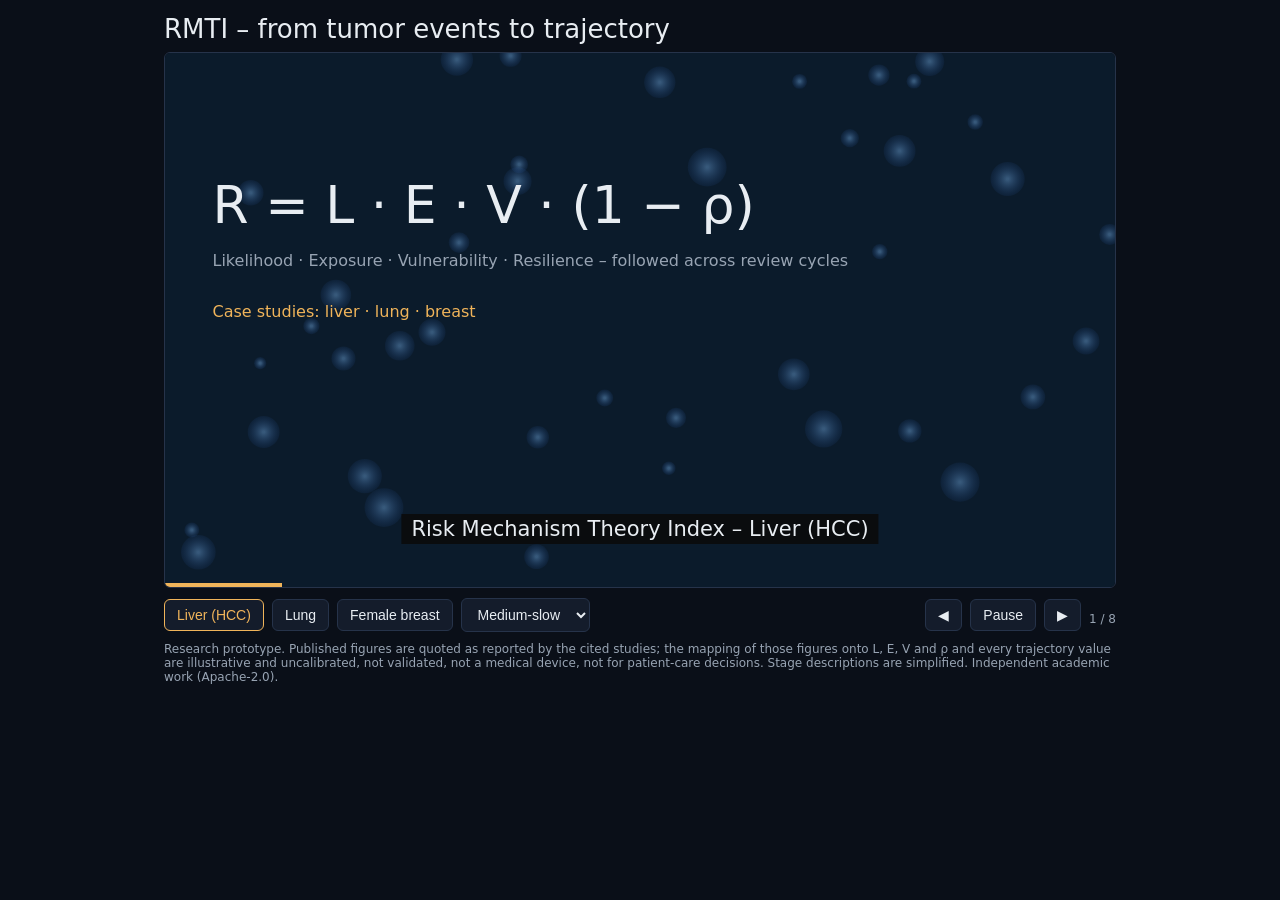
<file: oncoclastics_animation_update (1)/animation/index.html>
<!DOCTYPE html>
<html lang="en"><head><meta charset="utf-8">
<meta name="viewport" content="width=device-width, initial-scale=1">
<title>RMTI – tumor events to trajectory: liver, lung, breast</title>
<style>
:root{color-scheme:dark;--bg:#0a0f18;--ink:#e8edf2;--mut:#98a4b3;--amb:#f0b45a;--red:#e0583f;--blu:#5aa9e6;--line:#26334a}
*{box-sizing:border-box}
body{margin:0;background:var(--bg);color:var(--ink);font-family:system-ui,-apple-system,'Segoe UI',Roboto,Arial,sans-serif;padding:env(safe-area-inset-top,0) 0 env(safe-area-inset-bottom,0)}
.w{max-width:980px;margin:0 auto;padding:14px}
h1{font:300 clamp(18px,3.6vw,26px) system-ui;margin:0 0 8px}
#st{position:relative;aspect-ratio:16/9;min-height:300px;background:#05080e;border-radius:6px;overflow:hidden;border:1px solid var(--line)}
canvas{position:absolute;inset:0;width:100%;height:100%}
#ov{position:absolute;inset:0;padding:3.5% 5% 17%;display:flex;flex-direction:column;justify-content:center}
#cap{position:absolute;left:50%;bottom:8%;transform:translateX(-50%);background:rgba(10,10,10,.85);padding:3px 10px;font-size:clamp(12px,2.2vw,21px);text-align:center;width:max-content;max-width:92%}
#bar{position:absolute;left:0;bottom:0;height:4px;background:var(--amb);width:0}
.ctl{display:flex;flex-wrap:wrap;gap:8px;align-items:center;margin:10px 0}
button,select{background:#141c2b;color:var(--ink);border:1px solid var(--line);border-radius:6px;padding:7px 12px;font-size:14px;cursor:pointer}
button.on{border-color:var(--amb);color:var(--amb)}
.big{font-size:clamp(24px,5.5vw,52px);font-weight:300}
.row{display:flex;align-items:center;gap:10px;margin:5px 0;font-size:clamp(11px,1.9vw,16px)}
.row b{width:34%;flex:none;font-weight:500}.row .tr{width:26%;flex:none}
.tr{height:12px;background:#141c2b;border-radius:6px;overflow:hidden}.tr i{display:block;height:100%;width:0}
.ev{display:flex;gap:6px;flex-wrap:wrap}.ev span{padding:5px 10px;border:1px solid var(--line);border-radius:14px;font-size:clamp(11px,1.8vw,15px);color:var(--mut);transition:.4s}
.ev span.on{color:#fff;border-color:var(--red);background:rgba(224,88,63,.22)}
.card{background:rgba(20,28,43,.92);border:1px solid var(--line);border-radius:10px;padding:14px 16px;font-size:clamp(12px,2vw,17px);line-height:1.5}
.card h3{margin:0 0 4px;color:var(--amb);font-size:clamp(14px,2.3vw,20px);font-weight:500}.card li{margin:4px 0;opacity:0;transition:.6s}.card li.on{opacity:1}.card ul{margin:8px 0 0;padding-left:18px}
.cards{display:grid;grid-template-columns:repeat(auto-fit,minmax(150px,1fr));gap:8px}.cards div{background:rgba(20,28,43,.92);border:1px solid var(--line);border-radius:8px;padding:10px;font-size:clamp(11px,1.7vw,14px);opacity:0;transition:.6s}
.cards div.on{opacity:1}.cards h3{margin:0 0 4px;color:var(--amb);font-size:clamp(13px,2vw,17px)}
.note{color:var(--mut);font-size:12px;margin-top:8px}svg text{fill:var(--mut);font-size:11px}
</style></head><body><div class="w">
<h1>RMTI – from tumor events to trajectory</h1>
<div id="st"><canvas id="cv"></canvas><div id="ov"></div><div id="cap"></div><div id="bar"></div></div>
<div class="ctl"><button data-o="liver" class="on">Liver (HCC)</button><button data-o="lung">Lung</button><button data-o="breast">Female breast</button>
<select id="sp" aria-label="Pace"><option value="1.4">Slow</option><option value="1" selected>Medium-slow</option><option value=".7">Medium</option></select>
<span style="flex:1"></span><button id="pv">◀</button><button id="pp">Pause</button><button id="nx">▶</button><span id="sc" class="note"></span></div>
<p class="note">Research prototype. Published figures are quoted as reported by the cited studies; the mapping of those figures onto L, E, V and ρ and every trajectory value are illustrative and uncalibrated, not validated, not a medical device, not for patient-care decisions. Stage descriptions are simplified. Independent academic work (Apache-2.0).</p>
</div>
<script>
const O={
liver:{n:'Liver (HCC)',met:['Lung','Bone'],L:.30,E:.65,V:[.52,.42,.36,.30],r:[.20,.35,.50,.58],
st:['Stage 1 – single small tumor, no vessel invasion or spread; surgery, ablation or transplant possible','Stage 2 – single tumor involving blood vessels, or several small tumors confined to the liver','Stage 3 – larger or multiple tumors, or major portal/hepatic vein invasion; regional lymph nodes may be involved','Stage 4 – distant spread (lungs, bones, distant nodes); systemic therapy, immunotherapy or palliative care'],
cs:{a:'Lau-Min KS et al. JAMA Netw Open 2025;8(12):e2551665',n:'4198 patients on systemic therapy for HCC (Flatiron database, 2011–2023)',f:['Median overall survival 8.1 months; median progression-free survival 3.9 months','Only 20.7% received second-line systemic therapy','Liver function matters: ALBI grade 3 vs 1, OS HR 2.65; atezolizumab-bevacizumab vs sorafenib, PFS HR 0.84']},
an:[['V','Liver function (ALBI grade 3 vs 1): OS HR 2.65'],['E','Concomitant liver disease documented in 75.6%'],['ρ','Second-line therapy delivered to 20.7%']]},
lung:{n:'Lung',met:['Brain','Bone'],L:.35,E:.70,V:[.50,.46,.40,.36],r:[.20,.30,.42,.50],
st:['Stage 1 – small tumor confined to the lung, no lymph-node spread','Stage 2 – larger tumor and/or nearby lymph-node involvement','Stage 3 – spread to central chest lymph nodes or adjacent structures','Stage 4 – distant metastasis (for example brain, bone, liver, other lung)'],
cs:{a:'Sabakhtarishvili G et al. JTO Clin Res Rep 2025;6:100899',n:'3647 low-dose CT screening participants, 13% Black (one US center, 2021–2023)',f:['Lung cancer found in 3.4% of Black and 3.7% of White participants within 2 years','Stage 4 at diagnosis, screened vs usual care: 13% vs 44% (Black), 13% vs 35% (White)','Lung-RADS 4 results: 5.2% vs 4.1% (p = 0.32)']},
an:[['E','Smoking: mean 37.7 (Black) vs 41.8 (White) pack-years'],['L','Cancer found in 3.4–3.7% within 2 years of first scan'],['ρ','Screening delivered: stage 4 at diagnosis 13% vs 35–44% usual care']]},
breast:{n:'Female breast',met:['Bone','Liver'],L:.25,E:.60,V:[.48,.44,.38,.34],r:[.25,.35,.45,.55],
st:['Stage 1 – small invasive tumor, lymph nodes clear or minimally involved','Stage 2 – larger tumor and/or axillary lymph-node involvement','Stage 3 – extensive nodal disease or chest-wall/skin involvement','Stage 4 – distant metastasis (for example bone, liver, lung, brain)'],
cs:{a:'O’Shaughnessy J et al. Breast Cancer Res Treat 2026;219:19',n:'5041 women with HR+/HER2− metastatic breast cancer after endocrine therapy (Flatiron, 2015–2024)',f:['Median real-world OS 13.5 months from first post-endocrine chemotherapy; 10.7, 8.5, 7.5, 7.4 months at lines 2–5','30% died before receiving a second-line regimen','Died vs alive: ECOG 2+ 24% vs 12%; liver metastases 59% vs 50%']},
an:[['L','84% had prior CDK4/6 inhibitor; time to next treatment or death 5.1 → 3.3 months by line 5'],['V','ECOG 2+ 24% vs 12%; 3+ metastatic sites 45% vs 38% (died vs alive)'],['ρ','30% died before second line; rwOS 13.5 → 7.4 months by line 5']]}};
const B=[0,.05,.15,.35,.60,1],band=R=>B.findIndex((b,i)=>R<B[i+1])+1,Rt=(o,i)=>o.L*o.E*o.V[i]*(1-o.r[i]),f3=x=>x.toFixed(3);
let k='liver',o=O[k],s=0,t0=performance.now(),pause=false,P=0,spd=1;
const ov=document.getElementById('ov'),cap=document.getElementById('cap'),bar=document.getElementById('bar'),cv=document.getElementById('cv'),x=cv.getContext('2d');
const $=id=>document.getElementById(id);
const S=[
{d:9,c:()=>'Risk Mechanism Theory Index – '+o.n,h:()=>`<div class="big">R = L · E · V · (1 − ρ)</div><p style="color:var(--mut)">Likelihood · Exposure · Vulnerability · Resilience – followed across review cycles</p><p style="color:var(--amb)">Case studies: liver · lung · breast</p>`},
{d:16,c:()=>'Published case study – '+o.cs.a,h:()=>`<div class="card"><h3>${o.cs.a}</h3>${o.cs.n}<ul>${o.cs.f.map((t,i)=>`<li id="f${i}">${t}</li>`).join('')}</ul></div>`,u:p=>o.cs.f.forEach((t,i)=>$('f'+i).classList.toggle('on',p>.12+i*.25))},
{d:28,tum:1,c:p=>o.st[Math.min(3,p*4|0)],h:()=>`<div class="ev" style="margin-bottom:auto">${[1,2,3,4].map((n,i)=>`<span id="e${i}">Stage ${n}</span>`).join('')}</div>`,u:p=>[0,1,2,3].forEach(i=>$('e'+i).classList.toggle('on',i===Math.min(3,p*4|0)))},
{d:14,c:()=>'Data assessing – published anchors feed L, E, V, ρ',h:()=>`<div style="color:var(--amb);font-size:12px;margin-bottom:6px">Illustrative mapping – not calibrated</div>`+[['L  likelihood',o.L,'--blu'],['E  exposure',o.E,'--blu'],['V  vulnerability',o.V[0],'--red'],['ρ  resilience',o.r[0],'--amb']].map((r,i)=>`<div class="row"><b>${r[0]}</b><div class="tr"><i id="g${i}" style="background:var(${r[2]})"></i></div><span>${r[1].toFixed(2)}</span></div>`).join('')+`<div class="card" style="margin-top:8px">${o.an.map(a=>`<div><b style="color:var(--amb)">${a[0]}</b> ← ${a[1]}</div>`).join('')}</div>`,u:p=>[o.L,o.E,o.V[0],o.r[0]].forEach((v,i)=>$('g'+i).style.width=Math.min(1,p*1.8)*v*100+'%')},
{d:14,c:()=>'RMTI formula analytics',h:()=>`<div class="big" style="font-size:clamp(18px,4vw,36px)">${o.L.toFixed(2)} × ${o.E.toFixed(2)} × ${o.V[0].toFixed(2)} × (1 − ${o.r[0].toFixed(2)})</div><div class="big" id="rv" style="color:var(--amb)"></div><svg viewBox="0 0 600 50" width="100%"><rect x="0" y="14" width="600" height="14" fill="#141c2b"/>${B.slice(1,-1).map(b=>`<line x1="${b*600}" x2="${b*600}" y1="8" y2="34" stroke="#98a4b3"/><text x="${b*600-10}" y="46">${b}</text>`).join('')}<circle id="mk" cx="0" cy="21" r="8" fill="#e0583f"/></svg><div class="note" id="bd"></div>`,u:p=>{const R=Rt(o,0)*Math.min(1,p*1.6);$('rv').textContent='R = '+f3(R);$('mk').setAttribute('cx',R*600);$('bd').textContent='Fixed five-band scale (0 · 0.05 · 0.15 · 0.35 · 0.60 · 1.0): band '+band(R)+'  ·  EAL = L · C · (1 − ρ) adds the loss layer'}},
{d:18,c:()=>'Trajectory – V(t) and ρ(t) across review cycles',h:()=>`<svg viewBox="0 0 600 230" width="100%"><line x1="40" y1="200" x2="580" y2="200" stroke="#26334a"/><polyline id="pl" fill="none" stroke="#f0b45a" stroke-width="3"/><g id="pt"></g>${[0,1,2,3].map(i=>`<text x="${68+i*150}" y="218">cycle ${i}</text>`).join('')}<text x="40" y="14">R(t)</text></svg><div class="note" id="tn"></div>`,u:p=>{const n=Math.min(4,Math.floor(p*5)+1),X=i=>90+i*150,Y=i=>200-Rt(o,i)/0.12*180;let a='',g='';for(let i=0;i<n;i++){a+=X(i)+','+Y(i)+' ';g+=`<circle cx="${X(i)}" cy="${Y(i)}" r="6" fill="#e0583f"/><text x="${X(i)-20}" y="${Y(i)-12}">${f3(Rt(o,i))}</text>`}$('pl').setAttribute('points',a);$('pt').innerHTML=g;$('tn').textContent='Synthetic example: V '+o.V[0]+' → '+o.V[3]+', ρ '+o.r[0]+' → '+o.r[3]+'; R moves from band '+band(Rt(o,0))+' to band '+band(Rt(o,3))+'.'}},
{d:16,c:()=>'What RMTI quantifies, assesses and helps manage',h:()=>`<div class="cards"><div><h3>Quantify</h3>One score R and an Expected Annual Loss index from L, E, V, ρ.</div><div><h3>Assess</h3>Fixed bands and a surveillance-posture reading for a clinical team to discuss.</div><div><h3>Track</h3>V(t) and ρ(t) each cycle: is risk drifting, or is delivery closing the gap?</div><div><h3>Manage</h3>Shows which driver (vulnerability or delivery) to work on; treatment decisions stay with clinicians.</div></div>`,u:p=>document.querySelectorAll('.cards div').forEach((d,i)=>d.classList.toggle('on',p>.08+i*.2))},
{d:10,c:()=>'Research prototype – not validated',h:()=>`<div style="font-size:clamp(13px,2.2vw,20px);line-height:1.6">Parameters (α, β, κ·H, λ, anchors) are uncalibrated placeholders.<br>Published figures belong to the cited studies; RMTI mappings are illustrative.<br>Open question: does trajectory add information beyond a well-measured current level?</div>`}];
const rn=i=>{const v=Math.sin(i*127.1)*43758.5;return v-Math.floor(v)};
function blob(cx,cy,n,R,sd,r){for(let i=0;i<n;i++){const a=rn(sd+i)*6.28,d=Math.sqrt(rn(sd+i+99))*R;x.fillStyle=`rgba(${205+rn(i)*40|0},${70+rn(i+5)*40|0},50,.85)`;x.beginPath();x.arc(cx+Math.cos(a)*d,cy+Math.sin(a)*d,r,0,7);x.fill()}}
function flow(ax,ay,bx,by,n,q,r){for(let i=0;i<n;i++){const t=(q*1.5+i/n)%1;x.fillStyle='rgba(240,120,90,.95)';x.beginPath();x.arc(ax+(bx-ax)*t,ay+(by-ay)*t+Math.sin(t*9+i)*6,r,0,7);x.fill()}}
function tumor(W,H,st,q){const u=H/100;x.fillStyle='rgba(150,70,60,.35)';x.strokeStyle='rgba(220,150,130,.6)';x.beginPath();x.ellipse(W*.28,H*.45,W*.2,H*.28,0,0,7);x.fill();x.stroke();
x.strokeStyle='rgba(120,160,230,.7)';x.lineWidth=5;x.beginPath();x.moveTo(W*.14,H*.64);x.lineTo(W*.4,H*.6);x.lineTo(W*.62,H*.45);x.stroke();x.lineWidth=1;
x.fillStyle=st>=3?'rgba(224,88,63,.8)':st===2?`rgba(224,88,63,${.25+q*.55})`:'rgba(90,120,170,.5)';x.beginPath();x.arc(W*.56,H*.28,u*5,0,7);x.fill();
const sites=[[W*.86,H*.24],[W*.86,H*.74]];x.fillStyle='rgba(90,120,170,.4)';sites.forEach((p,i)=>{x.beginPath();x.arc(p[0],p[1],u*9,0,7);x.fill();x.fillStyle='#98a4b3';x.font=u*3.2+'px system-ui';x.fillText(o.met[i],p[0]-u*5,p[1]+u*13);x.fillStyle='rgba(90,120,170,.4)'});
x.fillStyle='#98a4b3';x.font=u*3.2+'px system-ui';x.fillText('Primary organ',W*.2,H*.8);x.fillText('Vessel',W*.2,H*.7);x.fillText('Lymph node',W*.5,H*.2);
const tx=W*.25,ty=H*.42;
if(st===0)blob(tx,ty,3+q*10|0,u*(5+q*4),1,u*1.1);
else if(st===1){blob(tx,ty,18+q*22|0,u*(10+q*5),1,u*1.3);flow(tx,ty,W*.4,H*.6,8,q,u*.9)}
else{blob(tx,ty,42,u*15,1,u*1.4);blob(W*.17,H*.55,10+(st===2?q*10:20)|0,u*6,50,u*1.2);blob(W*.36,H*.33,10+(st===2?q*10:20)|0,u*6,80,u*1.2);flow(tx,ty,W*.56,H*.28,9,q,u*.9);
if(st===3){sites.forEach((p,i)=>{flow(W*.4,H*.6,p[0],p[1],9,q,u*.9);blob(p[0],p[1],q*16|0,u*7,200+i*40,u*1.2)})}}}
function draw(p){const W=cv.width=cv.clientWidth,H=cv.height=cv.clientHeight;x.fillStyle='#0b1b2b';x.fillRect(0,0,W,H);
cells.forEach(c=>{c.x=(c.x+c.vx+1)%1;c.y=(c.y+c.vy+1)%1;const g=x.createRadialGradient(c.x*W,c.y*H,1,c.x*W,c.y*H,c.r);g.addColorStop(0,'rgba(120,180,240,.4)');g.addColorStop(1,'rgba(40,90,170,.1)');x.fillStyle=g;x.beginPath();x.arc(c.x*W,c.y*H,c.r,0,7);x.fill()});
if(S[s].tum){const i=Math.min(3,p*4|0);tumor(W,H,i,p*4-i)}}
const cells=Array.from({length:40},()=>({x:Math.random(),y:Math.random(),r:6+Math.random()*14,vx:(Math.random()-.5)*.0003,vy:(Math.random()-.5)*.0003}));
const dur=()=>S[s].d*1000*spd;
function go(i){s=(i+S.length)%S.length;t0=performance.now();P=0;ov.innerHTML=S[s].h();$('sc').textContent=(s+1)+' / '+S.length}
document.querySelectorAll('[data-o]').forEach(b=>b.onclick=()=>{k=b.dataset.o;o=O[k];document.querySelectorAll('[data-o]').forEach(z=>z.classList.toggle('on',z===b));go(s)});
$('sp').onchange=e=>{spd=+e.target.value;t0=performance.now()-P*dur()};
$('pv').onclick=()=>go(s-1);$('nx').onclick=()=>go(s+1);
$('pp').onclick=()=>{pause=!pause;$('pp').textContent=pause?'Play':'Pause';if(!pause)t0=performance.now()-P*dur()};
function loop(n){if(!pause){P=Math.min(1,(n-t0)/dur());if(P>=1)go(s+1)}const c=S[s];cap.textContent=c.c(P);if(c.u)c.u(P);bar.style.width=P*100+'%';draw(P);requestAnimationFrame(loop)}
go(0);requestAnimationFrame(loop);
</script></body></html>
</file>
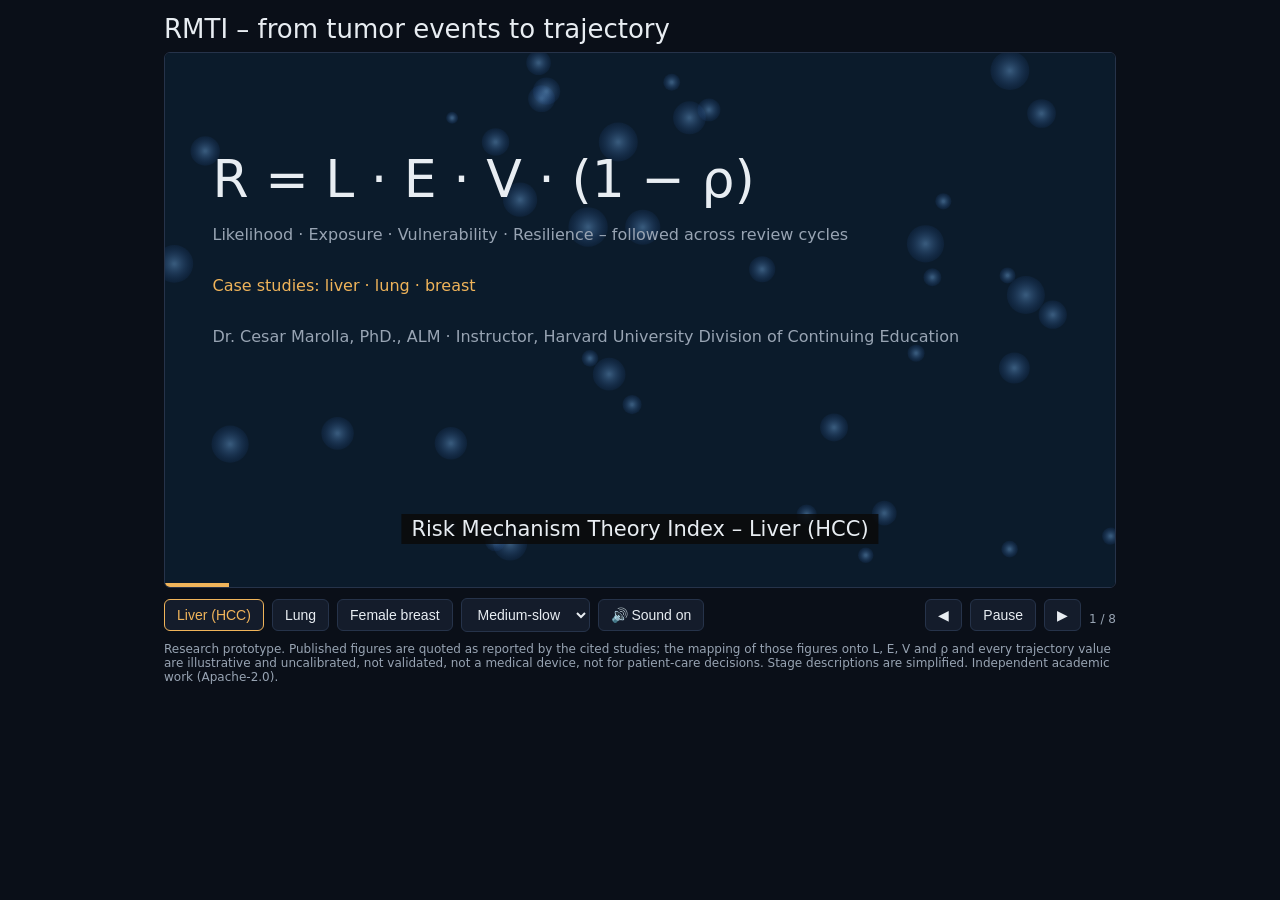
<file: oncoclastics_FINAL/animation/index.html>
<!DOCTYPE html>
<html lang="en"><head><meta charset="utf-8">
<meta name="viewport" content="width=device-width, initial-scale=1">
<title>RMTI – tumor events to trajectory: liver, lung, breast</title>
<style>
:root{color-scheme:dark;--bg:#0a0f18;--ink:#e8edf2;--mut:#98a4b3;--amb:#f0b45a;--red:#e0583f;--blu:#5aa9e6;--line:#26334a}
*{box-sizing:border-box}
body{margin:0;background:var(--bg);color:var(--ink);font-family:system-ui,-apple-system,'Segoe UI',Roboto,Arial,sans-serif;padding:env(safe-area-inset-top,0) 0 env(safe-area-inset-bottom,0)}
.w{max-width:980px;margin:0 auto;padding:14px}
h1{font:300 clamp(18px,3.6vw,26px) system-ui;margin:0 0 8px}
#st{position:relative;aspect-ratio:16/9;min-height:300px;background:#05080e;border-radius:6px;overflow:hidden;border:1px solid var(--line)}
canvas{position:absolute;inset:0;width:100%;height:100%}
#ov{position:absolute;inset:0;padding:3.5% 5% 17%;display:flex;flex-direction:column;justify-content:center}
#cap{position:absolute;left:50%;bottom:8%;transform:translateX(-50%);background:rgba(10,10,10,.85);padding:3px 10px;font-size:clamp(12px,2.2vw,21px);text-align:center;width:max-content;max-width:92%}
#bar{position:absolute;left:0;bottom:0;height:4px;background:var(--amb);width:0}
.ctl{display:flex;flex-wrap:wrap;gap:8px;align-items:center;margin:10px 0}
button,select{background:#141c2b;color:var(--ink);border:1px solid var(--line);border-radius:6px;padding:7px 12px;font-size:14px;cursor:pointer}
button.on{border-color:var(--amb);color:var(--amb)}
.big{font-size:clamp(24px,5.5vw,52px);font-weight:300}
.row{display:flex;align-items:center;gap:10px;margin:5px 0;font-size:clamp(11px,1.9vw,16px)}
.row b{width:34%;flex:none;font-weight:500}.row .tr{width:26%;flex:none}
.tr{height:12px;background:#141c2b;border-radius:6px;overflow:hidden}.tr i{display:block;height:100%;width:0}
.ev{display:flex;gap:6px;flex-wrap:wrap}.ev span{padding:5px 10px;border:1px solid var(--line);border-radius:14px;font-size:clamp(11px,1.8vw,15px);color:var(--mut);transition:.4s}
.ev span.on{color:#fff;border-color:var(--red);background:rgba(224,88,63,.22)}
.card{background:rgba(20,28,43,.92);border:1px solid var(--line);border-radius:10px;padding:14px 16px;font-size:clamp(12px,2vw,17px);line-height:1.5}
.card h3{margin:0 0 4px;color:var(--amb);font-size:clamp(14px,2.3vw,20px);font-weight:500}.card li{margin:4px 0;opacity:0;transition:.6s}.card li.on{opacity:1}.card ul{margin:8px 0 0;padding-left:18px}
.cards{display:grid;grid-template-columns:repeat(auto-fit,minmax(150px,1fr));gap:8px}.cards div{background:rgba(20,28,43,.92);border:1px solid var(--line);border-radius:8px;padding:10px;font-size:clamp(11px,1.7vw,14px);opacity:0;transition:.6s}
.cards div.on{opacity:1}.cards h3{margin:0 0 4px;color:var(--amb);font-size:clamp(13px,2vw,17px)}
.note{color:var(--mut);font-size:12px;margin-top:8px}svg text{fill:var(--mut);font-size:11px}
</style></head><body><div class="w">
<h1>RMTI – from tumor events to trajectory</h1>
<div id="st"><canvas id="cv"></canvas><div id="ov"></div><div id="cap"></div><div id="bar"></div></div>
<div class="ctl"><button data-o="liver" class="on">Liver (HCC)</button><button data-o="lung">Lung</button><button data-o="breast">Female breast</button>
<select id="sp" aria-label="Pace"><option value="1.4">Slow</option><option value="1" selected>Medium-slow</option><option value=".7">Medium</option></select><button id="snd" title="Narration in Dr. Marolla’s voice with Adagio over the Rainbow">🔊 Sound on</button>
<span style="flex:1"></span><button id="pv">◀</button><button id="pp">Pause</button><button id="nx">▶</button><span id="sc" class="note"></span></div>
<p class="note">Research prototype. Published figures are quoted as reported by the cited studies; the mapping of those figures onto L, E, V and ρ and every trajectory value are illustrative and uncalibrated, not validated, not a medical device, not for patient-care decisions. Stage descriptions are simplified. Independent academic work (Apache-2.0).</p>
</div>
<script>
const O={
liver:{n:'Liver (HCC)',met:['Lung','Bone'],L:.30,E:.65,V:[.52,.42,.36,.30],r:[.20,.35,.50,.58],
st:['Stage 1 – single small tumor, no vessel invasion or spread; surgery, ablation or transplant possible','Stage 2 – single tumor involving blood vessels, or several small tumors confined to the liver','Stage 3 – larger or multiple tumors, or major portal/hepatic vein invasion; regional lymph nodes may be involved','Stage 4 – distant spread (lungs, bones, distant nodes); systemic therapy, immunotherapy or palliative care'],
cs:{a:'Lau-Min KS et al. JAMA Netw Open 2025;8(12):e2551665',n:'4198 patients on systemic therapy for HCC (Flatiron database, 2011–2023)',f:['Median overall survival 8.1 months; median progression-free survival 3.9 months','Only 20.7% received second-line systemic therapy','Liver function matters: ALBI grade 3 vs 1, OS HR 2.65; atezolizumab-bevacizumab vs sorafenib, PFS HR 0.84']},
an:[['V','Liver function (ALBI grade 3 vs 1): OS HR 2.65'],['E','Concomitant liver disease documented in 75.6%'],['ρ','Second-line therapy delivered to 20.7%']]},
lung:{n:'Lung',met:['Brain','Bone'],L:.35,E:.70,V:[.50,.46,.40,.36],r:[.20,.30,.42,.50],
st:['Stage 1 – small tumor confined to the lung, no lymph-node spread','Stage 2 – larger tumor and/or nearby lymph-node involvement','Stage 3 – spread to central chest lymph nodes or adjacent structures','Stage 4 – distant metastasis (for example brain, bone, liver, other lung)'],
cs:{a:'Sabakhtarishvili G et al. JTO Clin Res Rep 2025;6:100899',n:'3647 low-dose CT screening participants, 13% Black (one US center, 2021–2023)',f:['Lung cancer found in 3.4% of Black and 3.7% of White participants within 2 years','Stage 4 at diagnosis, screened vs usual care: 13% vs 44% (Black), 13% vs 35% (White)','Lung-RADS 4 results: 5.2% vs 4.1% (p = 0.32)']},
an:[['E','Smoking: mean 37.7 (Black) vs 41.8 (White) pack-years'],['L','Cancer found in 3.4–3.7% within 2 years of first scan'],['ρ','Screening delivered: stage 4 at diagnosis 13% vs 35–44% usual care']]},
breast:{n:'Female breast',met:['Bone','Liver'],L:.25,E:.60,V:[.48,.44,.38,.34],r:[.25,.35,.45,.55],
st:['Stage 1 – small invasive tumor, lymph nodes clear or minimally involved','Stage 2 – larger tumor and/or axillary lymph-node involvement','Stage 3 – extensive nodal disease or chest-wall/skin involvement','Stage 4 – distant metastasis (for example bone, liver, lung, brain)'],
cs:{a:'O’Shaughnessy J et al. Breast Cancer Res Treat 2026;219:19',n:'5041 women with HR+/HER2− metastatic breast cancer after endocrine therapy (Flatiron, 2015–2024)',f:['Median real-world OS 13.5 months from first post-endocrine chemotherapy; 10.7, 8.5, 7.5, 7.4 months at lines 2–5','30% died before receiving a second-line regimen','Died vs alive: ECOG 2+ 24% vs 12%; liver metastases 59% vs 50%']},
an:[['L','84% had prior CDK4/6 inhibitor; time to next treatment or death 5.1 → 3.3 months by line 5'],['V','ECOG 2+ 24% vs 12%; 3+ metastatic sites 45% vs 38% (died vs alive)'],['ρ','30% died before second line; rwOS 13.5 → 7.4 months by line 5']]}};
const B=[0,.05,.15,.35,.60,1],band=R=>B.findIndex((b,i)=>R<B[i+1])+1,Rt=(o,i)=>o.L*o.E*o.V[i]*(1-o.r[i]),f3=x=>x.toFixed(3);
let k='liver',o=O[k],s=0,t0=performance.now(),pause=false,P=0,spd=1;
const ov=document.getElementById('ov'),cap=document.getElementById('cap'),bar=document.getElementById('bar'),cv=document.getElementById('cv'),x=cv.getContext('2d');
const $=id=>document.getElementById(id);
const S=[
{d:16,c:()=>'Risk Mechanism Theory Index – '+o.n,h:()=>`<div class="big">R = L · E · V · (1 − ρ)</div><p style="color:var(--mut)">Likelihood · Exposure · Vulnerability · Resilience – followed across review cycles</p><p style="color:var(--amb)">Case studies: liver · lung · breast</p><p style="color:var(--mut);font-size:clamp(12px,1.9vw,16px)">Dr. Cesar Marolla, PhD., ALM · Instructor, Harvard University Division of Continuing Education</p>`},
{d:16,c:()=>'Published case study – '+o.cs.a,h:()=>`<div class="card"><h3>${o.cs.a}</h3>${o.cs.n}<ul>${o.cs.f.map((t,i)=>`<li id="f${i}">${t}</li>`).join('')}</ul></div>`,u:p=>o.cs.f.forEach((t,i)=>$('f'+i).classList.toggle('on',p>.12+i*.25))},
{d:28,tum:1,c:p=>o.st[Math.min(3,p*4|0)],h:()=>`<div class="ev" style="margin-bottom:auto">${[1,2,3,4].map((n,i)=>`<span id="e${i}">Stage ${n}</span>`).join('')}</div>`,u:p=>[0,1,2,3].forEach(i=>$('e'+i).classList.toggle('on',i===Math.min(3,p*4|0)))},
{d:14,c:()=>'Data assessing – published anchors feed L, E, V, ρ',h:()=>`<div style="color:var(--amb);font-size:12px;margin-bottom:6px">Illustrative mapping – not calibrated</div>`+[['L  likelihood',o.L,'--blu'],['E  exposure',o.E,'--blu'],['V  vulnerability',o.V[0],'--red'],['ρ  resilience',o.r[0],'--amb']].map((r,i)=>`<div class="row"><b>${r[0]}</b><div class="tr"><i id="g${i}" style="background:var(${r[2]})"></i></div><span>${r[1].toFixed(2)}</span></div>`).join('')+`<div class="card" style="margin-top:8px">${o.an.map(a=>`<div><b style="color:var(--amb)">${a[0]}</b> ← ${a[1]}</div>`).join('')}</div>`,u:p=>[o.L,o.E,o.V[0],o.r[0]].forEach((v,i)=>$('g'+i).style.width=Math.min(1,p*1.8)*v*100+'%')},
{d:14,c:()=>'RMTI formula analytics',h:()=>`<div class="big" style="font-size:clamp(18px,4vw,36px)">${o.L.toFixed(2)} × ${o.E.toFixed(2)} × ${o.V[0].toFixed(2)} × (1 − ${o.r[0].toFixed(2)})</div><div class="big" id="rv" style="color:var(--amb)"></div><svg viewBox="0 0 600 50" width="100%"><rect x="0" y="14" width="600" height="14" fill="#141c2b"/>${B.slice(1,-1).map(b=>`<line x1="${b*600}" x2="${b*600}" y1="8" y2="34" stroke="#98a4b3"/><text x="${b*600-10}" y="46">${b}</text>`).join('')}<circle id="mk" cx="0" cy="21" r="8" fill="#e0583f"/></svg><div class="note" id="bd"></div>`,u:p=>{const R=Rt(o,0)*Math.min(1,p*1.6);$('rv').textContent='R = '+f3(R);$('mk').setAttribute('cx',R*600);$('bd').textContent='Fixed five-band scale (0 · 0.05 · 0.15 · 0.35 · 0.60 · 1.0): band '+band(R)+'  ·  EAL = L · C · (1 − ρ) adds the loss layer'}},
{d:18,c:()=>'Trajectory – V(t) and ρ(t) across review cycles',h:()=>`<svg viewBox="0 0 600 230" width="100%"><line x1="40" y1="200" x2="580" y2="200" stroke="#26334a"/><polyline id="pl" fill="none" stroke="#f0b45a" stroke-width="3"/><g id="pt"></g>${[0,1,2,3].map(i=>`<text x="${68+i*150}" y="218">cycle ${i}</text>`).join('')}<text x="40" y="14">R(t)</text></svg><div class="note" id="tn"></div>`,u:p=>{const n=Math.min(4,Math.floor(p*5)+1),X=i=>90+i*150,Y=i=>200-Rt(o,i)/0.12*180;let a='',g='';for(let i=0;i<n;i++){a+=X(i)+','+Y(i)+' ';g+=`<circle cx="${X(i)}" cy="${Y(i)}" r="6" fill="#e0583f"/><text x="${X(i)-20}" y="${Y(i)-12}">${f3(Rt(o,i))}</text>`}$('pl').setAttribute('points',a);$('pt').innerHTML=g;$('tn').textContent='Synthetic example: V '+o.V[0]+' → '+o.V[3]+', ρ '+o.r[0]+' → '+o.r[3]+'; R moves from band '+band(Rt(o,0))+' to band '+band(Rt(o,3))+'.'}},
{d:16,c:()=>'What RMTI quantifies, assesses and helps manage',h:()=>`<div class="cards"><div><h3>Quantify</h3>One score R and an Expected Annual Loss index from L, E, V, ρ.</div><div><h3>Assess</h3>Fixed bands and a surveillance-posture reading for a clinical team to discuss.</div><div><h3>Track</h3>V(t) and ρ(t) each cycle: is risk drifting, or is delivery closing the gap?</div><div><h3>Manage</h3>Shows which driver (vulnerability or delivery) to work on; treatment decisions stay with clinicians.</div></div>`,u:p=>document.querySelectorAll('.cards div').forEach((d,i)=>d.classList.toggle('on',p>.08+i*.2))},
{d:12,c:()=>'Research prototype – not validated',h:()=>`<div style="font-size:clamp(13px,2.2vw,20px);line-height:1.6">Parameters (α, β, κ·H, λ, anchors) are uncalibrated placeholders.<br>Published figures belong to the cited studies; RMTI mappings are illustrative.<br>Open question: does trajectory add information beyond a well-measured current level?</div>`}];
const rn=i=>{const v=Math.sin(i*127.1)*43758.5;return v-Math.floor(v)};
function blob(cx,cy,n,R,sd,r){for(let i=0;i<n;i++){const a=rn(sd+i)*6.28,d=Math.sqrt(rn(sd+i+99))*R;x.fillStyle=`rgba(${205+rn(i)*40|0},${70+rn(i+5)*40|0},50,.85)`;x.beginPath();x.arc(cx+Math.cos(a)*d,cy+Math.sin(a)*d,r,0,7);x.fill()}}
function flow(ax,ay,bx,by,n,q,r){for(let i=0;i<n;i++){const t=(q*1.5+i/n)%1;x.fillStyle='rgba(240,120,90,.95)';x.beginPath();x.arc(ax+(bx-ax)*t,ay+(by-ay)*t+Math.sin(t*9+i)*6,r,0,7);x.fill()}}
function tumor(W,H,st,q){const u=H/100;x.fillStyle='rgba(150,70,60,.35)';x.strokeStyle='rgba(220,150,130,.6)';x.beginPath();x.ellipse(W*.28,H*.45,W*.2,H*.28,0,0,7);x.fill();x.stroke();
x.strokeStyle='rgba(120,160,230,.7)';x.lineWidth=5;x.beginPath();x.moveTo(W*.14,H*.64);x.lineTo(W*.4,H*.6);x.lineTo(W*.62,H*.45);x.stroke();x.lineWidth=1;
x.fillStyle=st>=3?'rgba(224,88,63,.8)':st===2?`rgba(224,88,63,${.25+q*.55})`:'rgba(90,120,170,.5)';x.beginPath();x.arc(W*.56,H*.28,u*5,0,7);x.fill();
const sites=[[W*.86,H*.24],[W*.86,H*.74]];x.fillStyle='rgba(90,120,170,.4)';sites.forEach((p,i)=>{x.beginPath();x.arc(p[0],p[1],u*9,0,7);x.fill();x.fillStyle='#98a4b3';x.font=u*3.2+'px system-ui';x.fillText(o.met[i],p[0]-u*5,p[1]+u*13);x.fillStyle='rgba(90,120,170,.4)'});
x.fillStyle='#98a4b3';x.font=u*3.2+'px system-ui';x.fillText('Primary organ',W*.2,H*.8);x.fillText('Vessel',W*.2,H*.7);x.fillText('Lymph node',W*.5,H*.2);
const tx=W*.25,ty=H*.42;
if(st===0)blob(tx,ty,3+q*10|0,u*(5+q*4),1,u*1.1);
else if(st===1){blob(tx,ty,18+q*22|0,u*(10+q*5),1,u*1.3);flow(tx,ty,W*.4,H*.6,8,q,u*.9)}
else{blob(tx,ty,42,u*15,1,u*1.4);blob(W*.17,H*.55,10+(st===2?q*10:20)|0,u*6,50,u*1.2);blob(W*.36,H*.33,10+(st===2?q*10:20)|0,u*6,80,u*1.2);flow(tx,ty,W*.56,H*.28,9,q,u*.9);
if(st===3){sites.forEach((p,i)=>{flow(W*.4,H*.6,p[0],p[1],9,q,u*.9);blob(p[0],p[1],q*16|0,u*7,200+i*40,u*1.2)})}}}
function draw(p){const W=cv.width=cv.clientWidth,H=cv.height=cv.clientHeight;x.fillStyle='#0b1b2b';x.fillRect(0,0,W,H);
cells.forEach(c=>{c.x=(c.x+c.vx+1)%1;c.y=(c.y+c.vy+1)%1;const g=x.createRadialGradient(c.x*W,c.y*H,1,c.x*W,c.y*H,c.r);g.addColorStop(0,'rgba(120,180,240,.4)');g.addColorStop(1,'rgba(40,90,170,.1)');x.fillStyle=g;x.beginPath();x.arc(c.x*W,c.y*H,c.r,0,7);x.fill()});
if(S[s].tum){const i=Math.min(3,p*4|0);tumor(W,H,i,p*4-i)}}
const cells=Array.from({length:40},()=>({x:Math.random(),y:Math.random(),r:6+Math.random()*14,vx:(Math.random()-.5)*.0003,vy:(Math.random()-.5)*.0003}));
const dur=()=>S[s].d*1000*spd;
function go(i){s=(i+S.length)%S.length;t0=performance.now();P=0;ov.innerHTML=S[s].h();$('sc').textContent=(s+1)+' / '+S.length}
function setScene(i){s=i;ov.innerHTML=S[s].h();$('sc').textContent=(s+1)+' / '+S.length}
document.querySelectorAll('[data-o]').forEach(b=>b.onclick=()=>{if(snd)sndOff();k=b.dataset.o;o=O[k];document.querySelectorAll('[data-o]').forEach(z=>z.classList.toggle('on',z===b));go(s)});
$('sp').onchange=e=>{spd=+e.target.value;t0=performance.now()-P*dur()};
$('pv').onclick=()=>{if(snd&&vOK)voice.currentTime=starts[(s+7)%8];else go(s-1)};$('nx').onclick=()=>{if(snd&&vOK)voice.currentTime=starts[(s+1)%8];else go(s+1)};
$('pp').onclick=()=>{pause=!pause;$('pp').textContent=pause?'Play':'Pause';if(!pause)t0=performance.now()-P*dur();if(snd){[voice,bed].forEach(a=>{if(a){pause?a.pause():a.play().catch(()=>{})}})}};
function loop(n){const vp=snd&&vOK&&starts&&!voice.paused&&!voice.ended;if(bed){const tg=vp?.14:(snd?.4:0);bed.volume=Math.max(0,Math.min(1,bed.volume+(tg-bed.volume)*.06))}if(vp){const t=voice.currentTime;let i=0;for(let j=0;j<8;j++)if(t>=starts[j])i=j;if(i!==s)setScene(i);const e=i<7?starts[i+1]:voice.duration;P=Math.max(0,Math.min(1,(t-starts[i])/Math.max(.5,e-starts[i])))}else if(!pause){P=Math.min(1,(n-t0)/dur());if(P>=1)go(s+1)}const c=S[s];cap.textContent=c.c(P);if(c.u)c.u(P);bar.style.width=P*100+'%';draw(P);requestAnimationFrame(loop)}

const WORDS={"liver": [35, 38, 61, 29, 31, 39, 29, 27], "lung": [35, 36, 47, 26, 31, 39, 29, 27], "breast": [35, 39, 47, 28, 31, 39, 29, 27]},SB='/app/static/';
let voice=null,bed=null,snd=false,vOK=false,starts=null,tj=null;
function est(dur){const w=WORDS[k],tot=w.reduce((a,b)=>a+b,0);let c=0;return w.map(x=>{const t=(dur-.3)*c/tot;c+=x;return t})}
function sndOff(){snd=false;vOK=false;starts=null;$('snd').textContent='\uD83D\uDD0A Sound on';$('snd').classList.remove('on');if(voice){voice.pause();voice=null}if(bed){bed.pause();bed=null}}
function sndOn(){
 snd=true;$('snd').textContent='\uD83D\uDD07 Sound off';$('snd').classList.add('on');
 bed=new Audio(SB+'adagio_bed_134s.mp3');bed.loop=true;bed.volume=.4;bed.play().catch(()=>{});
 voice=new Audio(SB+'narration_'+k+'.mp3');vOK=false;starts=null;tj=null;
 voice.onloadedmetadata=()=>{vOK=true;starts=(tj&&tj.length===8)?tj:est(voice.duration)};
 voice.onended=()=>{if(bed){setTimeout(()=>{if(bed&&(!voice||voice.ended))bed.pause()},4000)}};
 voice.onerror=()=>{vOK=false};
 fetch(SB+'timing_'+k+'.json').then(r=>r.ok?r.json():null).then(j=>{tj=j;if(vOK&&j&&j.length===8)starts=j}).catch(()=>{});
 pause=false;$('pp').textContent='Pause';go(0);voice.play().catch(()=>{});
}
$('snd').onclick=()=>{snd?sndOff():sndOn()};
go(0);requestAnimationFrame(loop);
</script></body></html>
</file>
